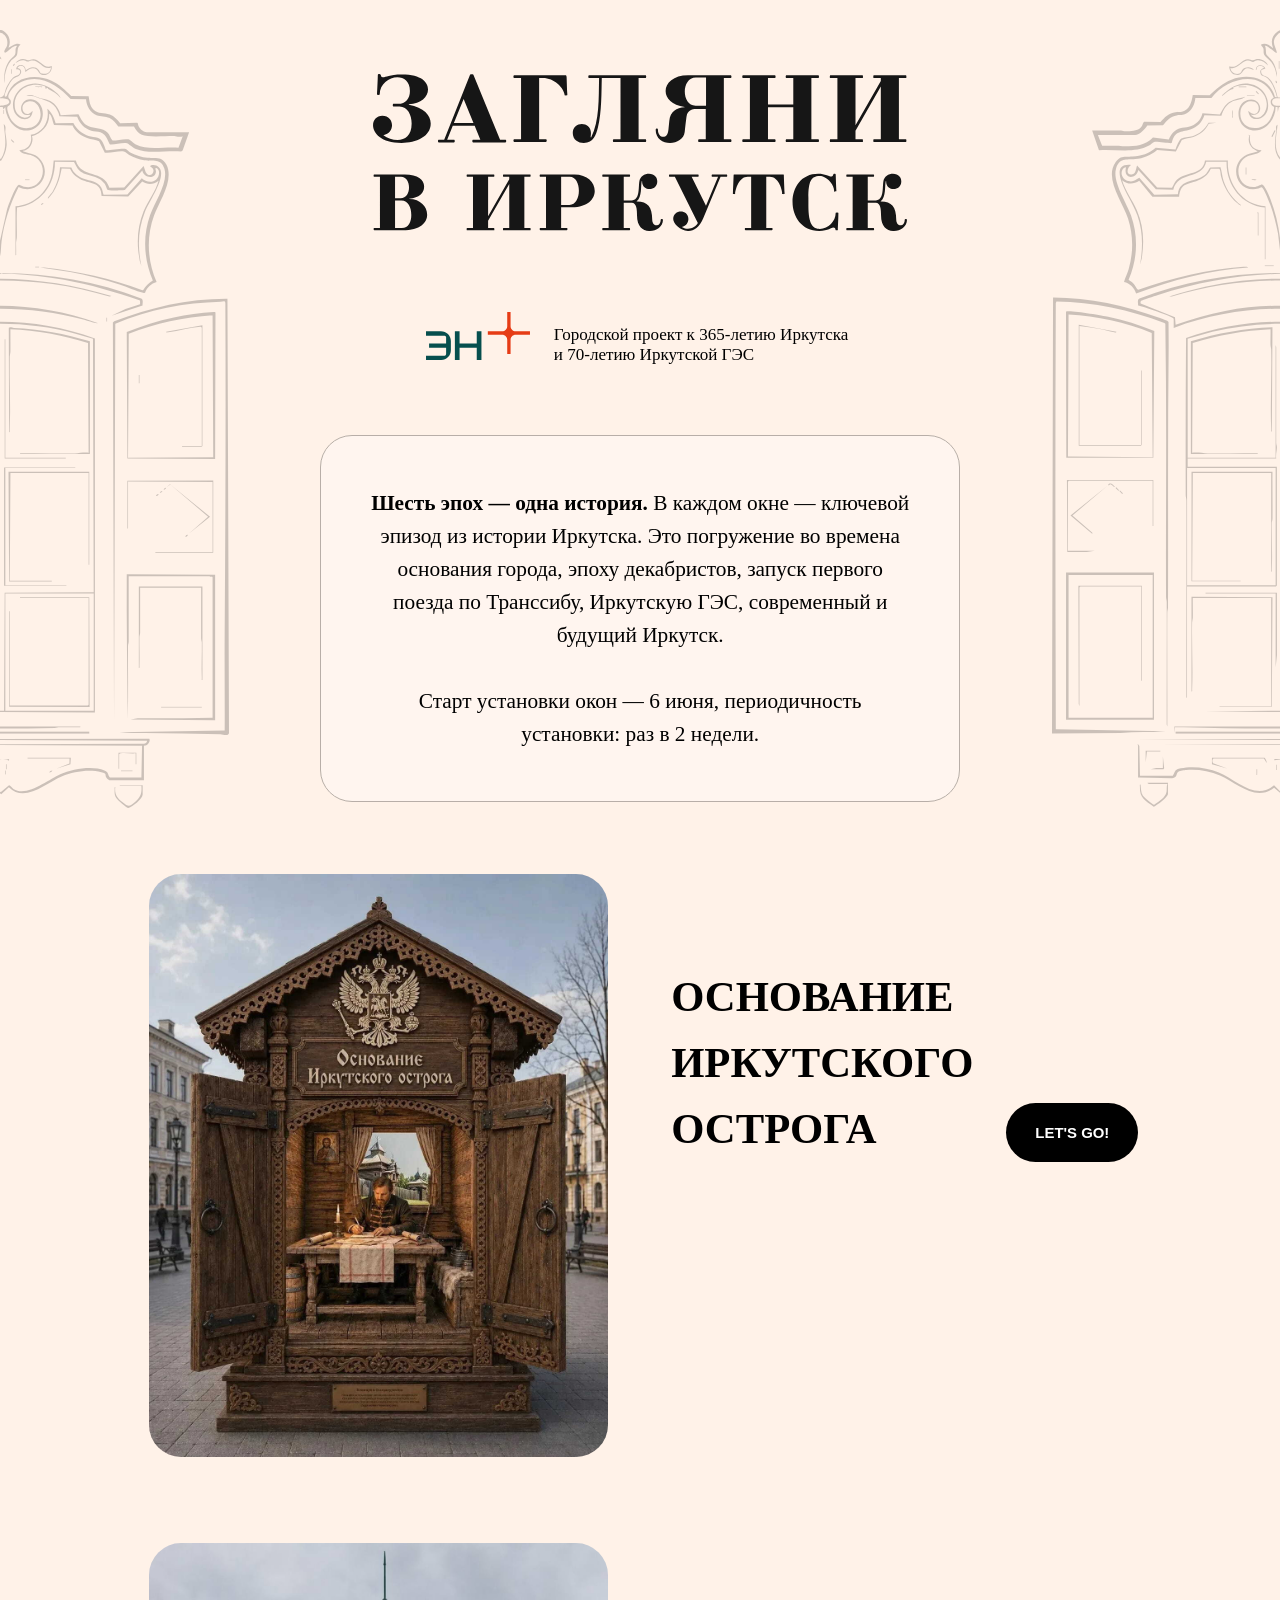
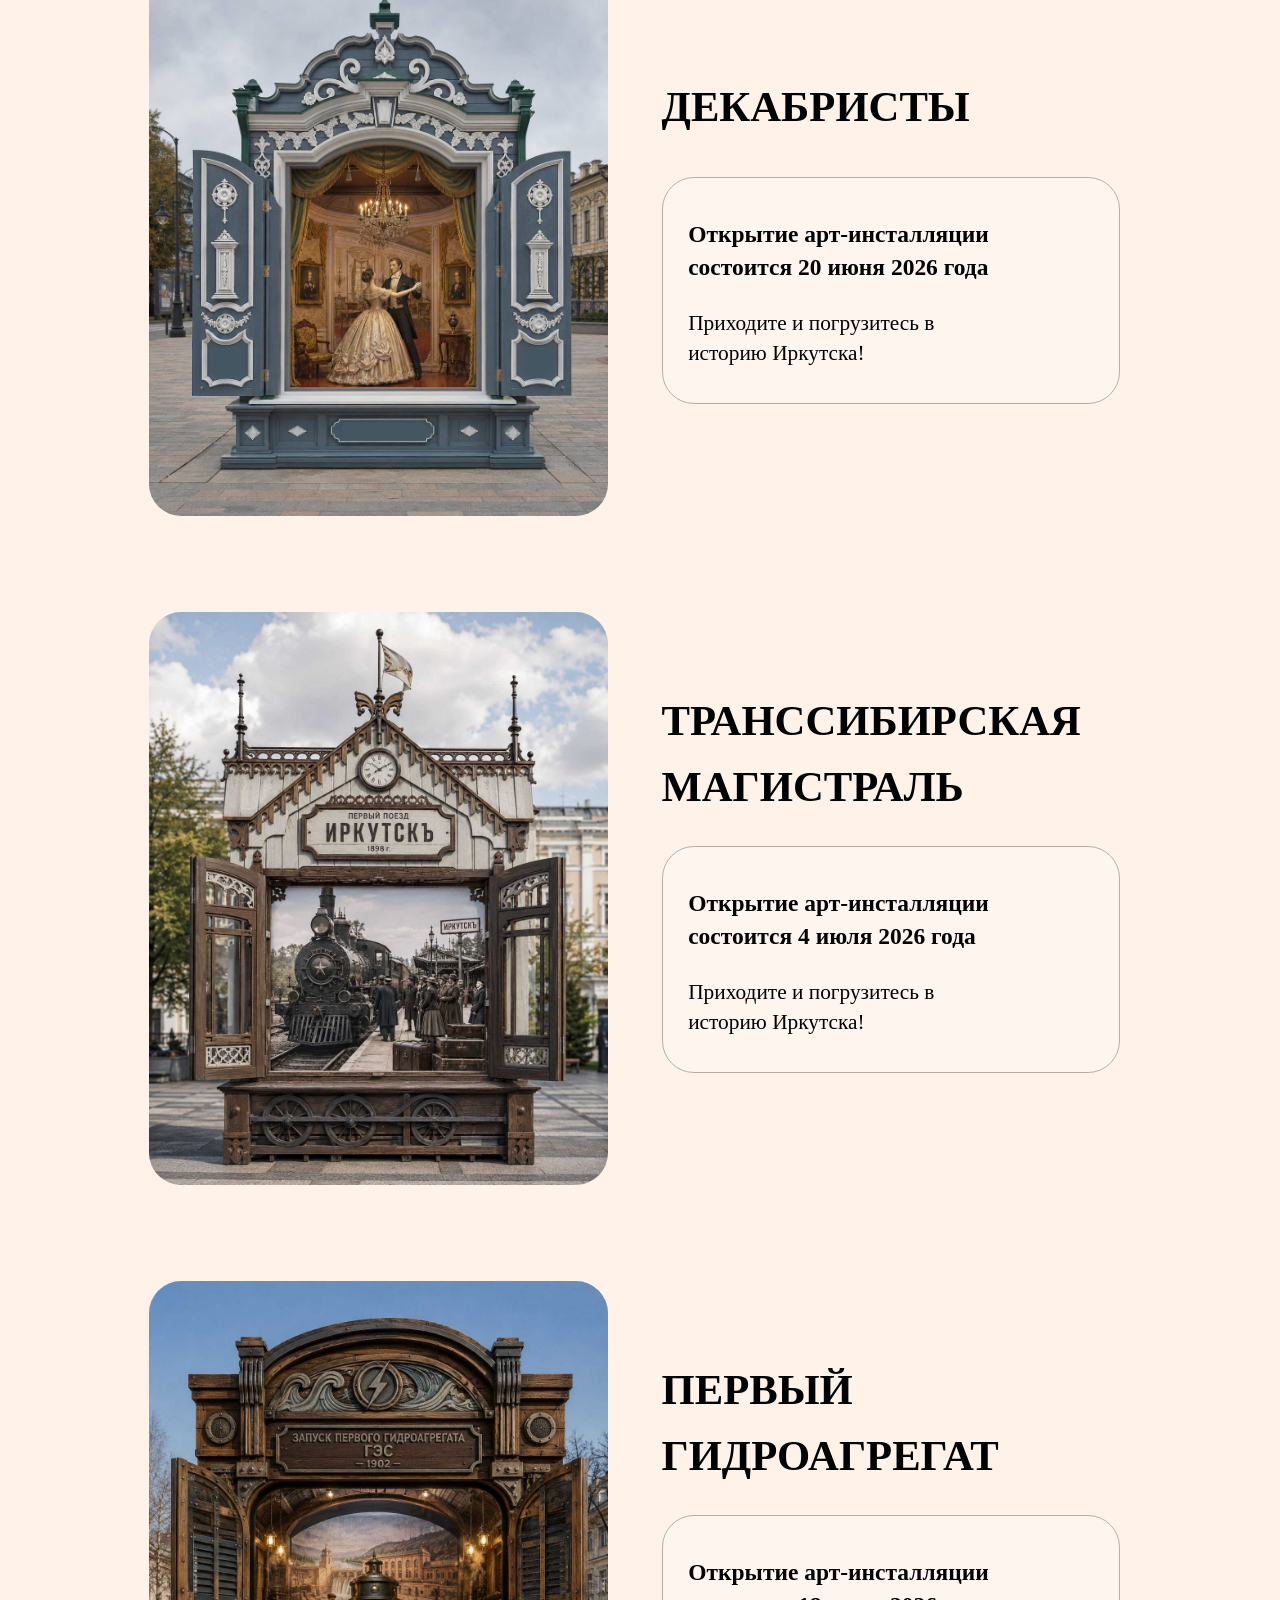
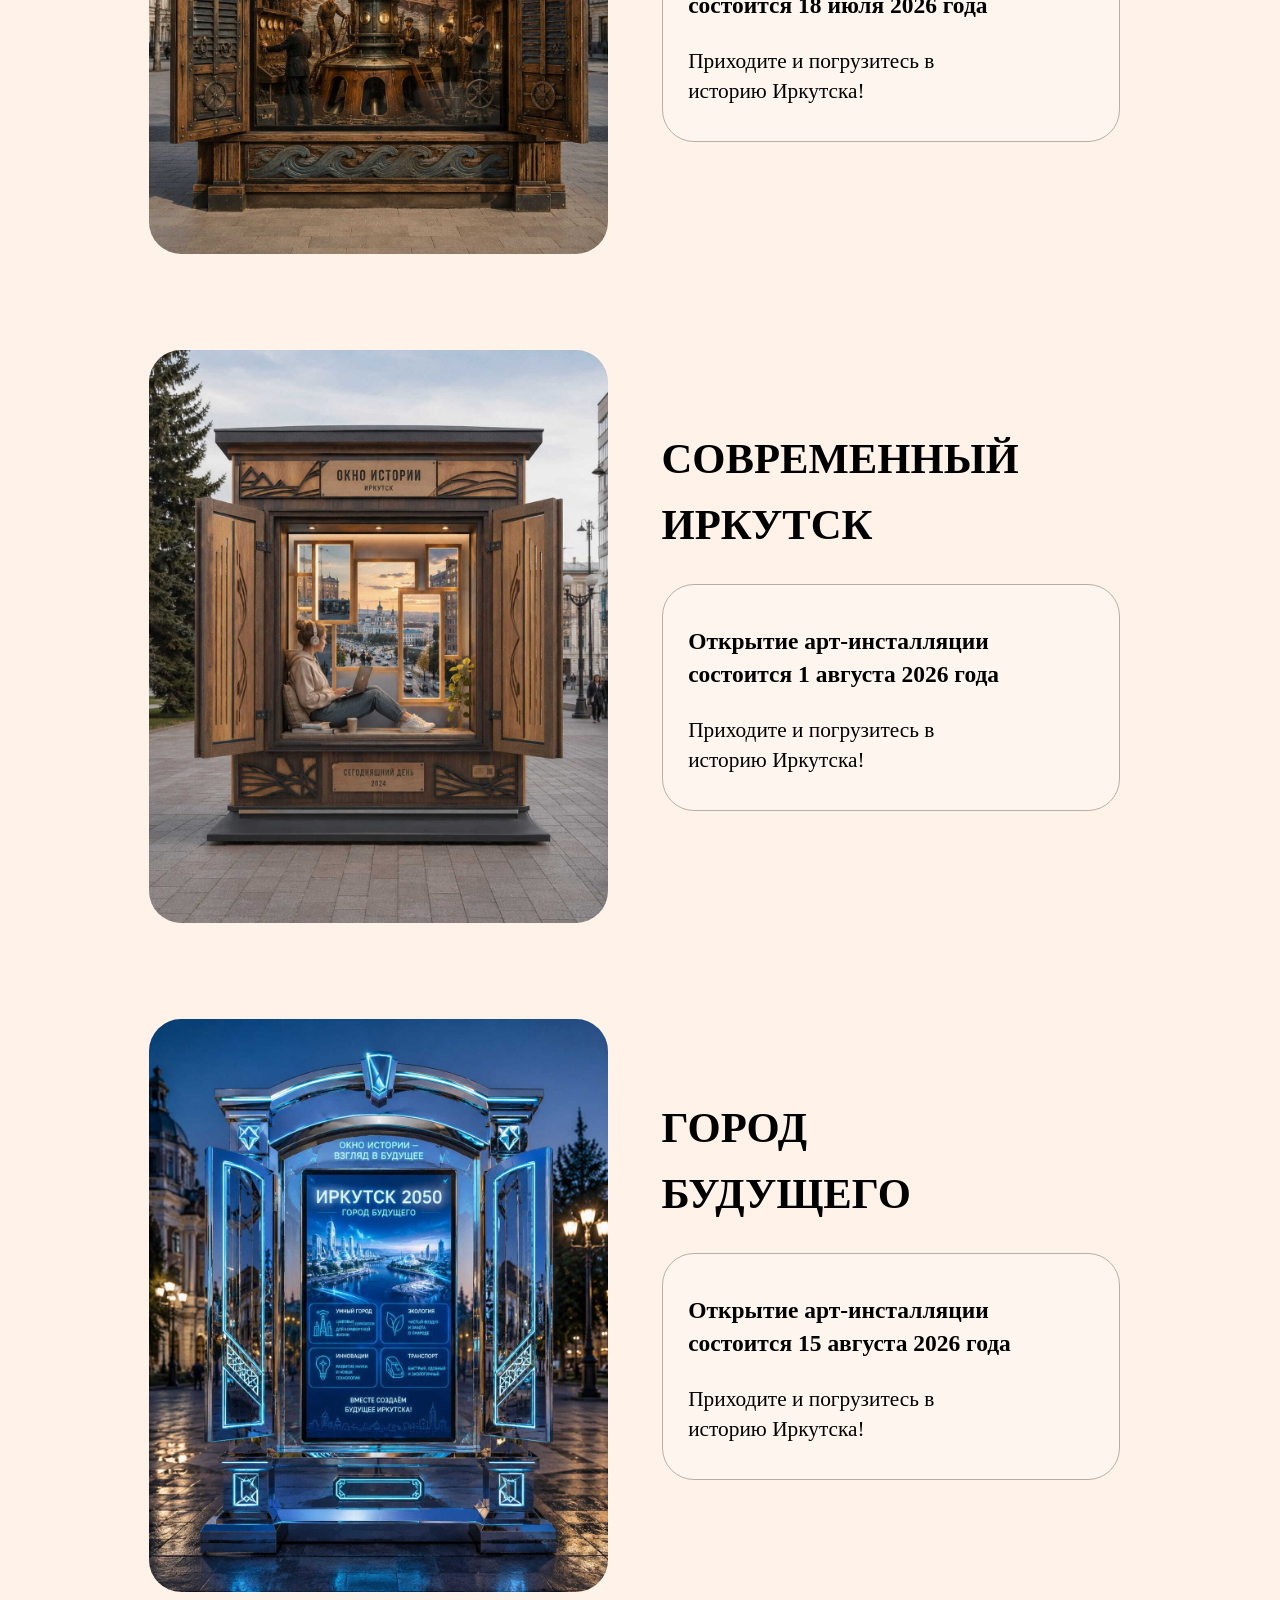
<file: index.html>
<!DOCTYPE html> <html> <head> <meta charset="utf-8" /> <meta http-equiv="Content-Type" content="text/html; charset=utf-8" /> <meta name="viewport" content="width=device-width, initial-scale=1.0" /> <!--metatextblock--> <title>Blank page</title> <meta property="og:url" content="page147754176.html" /> <meta property="og:title" content="Blank page" /> <meta property="og:description" content="" /> <meta property="og:type" content="website" /> <link rel="canonical" href="page147754176.html"> <!--/metatextblock--> <meta name="format-detection" content="telephone=no" /> <meta http-equiv="x-dns-prefetch-control" content="on"> <link rel="dns-prefetch" href="https://ws.tildacdn.com">  <!--favicons--> <link rel="shortcut icon" href="/favicon.ico" type="image/x-icon"/> <!--/favicons--> <!-- Assets --> <script src="https://neo.tildacdn.com/js/tilda-fallback-1.0.min.js" async charset="utf-8"></script> <link rel="stylesheet" href="css/tilda-grid-3.0.min.css" type="text/css" media="all" onerror="this.loaderr='y';"/> <link rel="stylesheet" href="css/tilda-blocks-page147754176.min.css?t=1782805464" type="text/css" media="all" onerror="this.loaderr='y';" /> <link rel="stylesheet" href="css/fonts-tildasans.css" type="text/css" media="all" onerror="this.loaderr='y';" /> <script nomodule src="js/tilda-polyfill-1.0.min.js" charset="utf-8"></script> <script type="text/javascript">function t_onReady(func) {if(document.readyState!='loading') {func();} else {document.addEventListener('DOMContentLoaded',func);}}
function t_onFuncLoad(funcName,okFunc,time) {if(typeof window[funcName]==='function') {okFunc();} else {setTimeout(function() {t_onFuncLoad(funcName,okFunc,time);},(time||100));}}function t396_initialScale(t){var e=document.getElementById("rec"+t);if(e){var i=e.querySelector(".t396__artboard");if(i){window.tn_scale_initial_window_width||(window.tn_scale_initial_window_width=document.documentElement.clientWidth);var a=window.tn_scale_initial_window_width,r=[],n,l=i.getAttribute("data-artboard-screens");if(l){l=l.split(",");for(var o=0;o<l.length;o++)r[o]=parseInt(l[o],10)}else r=[320,480,640,960,1200];for(var o=0;o<r.length;o++){var d=r[o];a>=d&&(n=d)}var _="edit"===window.allrecords.getAttribute("data-tilda-mode"),c="center"===t396_getFieldValue(i,"valign",n,r),s="grid"===t396_getFieldValue(i,"upscale",n,r),w=t396_getFieldValue(i,"height_vh",n,r),g=t396_getFieldValue(i,"height",n,r),u=!!window.opr&&!!window.opr.addons||!!window.opera||-1!==navigator.userAgent.indexOf(" OPR/");if(!_&&c&&!s&&!w&&g&&!u){var h=parseFloat((a/n).toFixed(3)),f=[i,i.querySelector(".t396__carrier"),i.querySelector(".t396__filter")],v=Math.floor(parseInt(g,10)*h)+"px",p;i.style.setProperty("--initial-scale-height",v);for(var o=0;o<f.length;o++)f[o].style.setProperty("height","var(--initial-scale-height)");t396_scaleInitial__getElementsToScale(i).forEach((function(t){t.style.zoom=h}))}}}}function t396_scaleInitial__getElementsToScale(t){return t?Array.prototype.slice.call(t.children).filter((function(t){return t&&(t.classList.contains("t396__elem")||t.classList.contains("t396__group"))})):[]}function t396_getFieldValue(t,e,i,a){var r,n=a[a.length-1];if(!(r=i===n?t.getAttribute("data-artboard-"+e):t.getAttribute("data-artboard-"+e+"-res-"+i)))for(var l=0;l<a.length;l++){var o=a[l];if(!(o<=i)&&(r=o===n?t.getAttribute("data-artboard-"+e):t.getAttribute("data-artboard-"+e+"-res-"+o)))break}return r}window.TN_SCALE_INITIAL_VER="1.0",window.tn_scale_initial_window_width=null;</script> <script src="js/jquery-1.10.2.min.js" charset="utf-8" onerror="this.loaderr='y';"></script> <script src="js/tilda-scripts-3.0.min.js" charset="utf-8" defer onerror="this.loaderr='y';"></script> <script src="js/tilda-blocks-page147754176.min.js?t=1782805464" charset="utf-8" async onerror="this.loaderr='y';"></script> <script src="js/lazyload-1.3.min.export.js" charset="utf-8" async onerror="this.loaderr='y';"></script> <script src="js/tilda-zero-1.1.min.js" charset="utf-8" async onerror="this.loaderr='y';"></script> <script src="js/tilda-zero-scale-1.0.min.js" charset="utf-8" async onerror="this.loaderr='y';"></script> <script src="js/tilda-events-1.0.min.js" charset="utf-8" async onerror="this.loaderr='y';"></script> <script type="text/javascript">window.dataLayer=window.dataLayer||[];</script> <script type="text/javascript">(function() {var ttt='cebo';var tt='oog';var re=new RegExp("bot|g" + tt + "le|yandex|baidu|bing|msn|duckduckbot|teoma|slurp|crawler|spider|robot|crawling|fa" + ttt + "ok","i");if((re.test(navigator.userAgent))===false&&typeof(sessionStorage)!='undefined'&&sessionStorage.getItem('visited')!=='y'&&document.visibilityState){var style=document.createElement('style');style.type='text/css';style.innerHTML='@media screen and (min-width: 980px) {.t-records {opacity: 0;}.t-records_animated {-webkit-transition: opacity ease-in-out .2s;-moz-transition: opacity ease-in-out .2s;-o-transition: opacity ease-in-out .2s;transition: opacity ease-in-out .2s;}.t-records.t-records_visible {opacity: 1;}}';document.getElementsByTagName('head')[0].appendChild(style);function t_setvisRecs(){var alr=document.querySelectorAll('.t-records');Array.prototype.forEach.call(alr,function(el) {el.classList.add("t-records_animated");});setTimeout(function() {Array.prototype.forEach.call(alr,function(el) {el.classList.add("t-records_visible");});sessionStorage.setItem("visited","y");},400);}
document.addEventListener('DOMContentLoaded',t_setvisRecs);}})();</script></head> <body class="t-body" style="margin:0;"> <!--allrecords--> <div id="allrecords" data-tilda-export="yes" class="t-records" data-hook="blocks-collection-content-node" data-tilda-project-id="1593632" data-tilda-page-id="147754176" data-tilda-formskey="7229bbf0b6d8897989ffcd6149e6732f" data-tilda-lazy="yes" data-tilda-root-zone="com" data-tilda-project-country="RU"> <div id="rec2366540261" class="r t-rec" style=" " data-animationappear="off" data-record-type="396"> <!-- T396 --> <style>#rec2366540261 .t396__artboard {height:820px;background-color:#fff2e8;}#rec2366540261 .t396__filter {height:820px;}#rec2366540261 .t396__carrier{height:820px;background-position:center center;background-attachment:scroll;background-size:cover;background-repeat:no-repeat;}@media screen and (max-width:1199px) {#rec2366540261 .t396__artboard,#rec2366540261 .t396__filter,#rec2366540261 .t396__carrier {height:760px;}#rec2366540261 .t396__filter {}#rec2366540261 .t396__carrier {background-attachment:scroll;}}#rec2366540261 .tn-elem[data-elem-id="1781053552354000001"]{z-index:3;top:28px;;left:calc(50% - 600px + 986px);;width:429px;height:auto;}#rec2366540261 .tn-elem[data-elem-id="1781053552354000001"] .tn-atom{border-radius:0px 0px 0px 0px;opacity:0.2;background-position:center center;border-width:var(--t396-borderwidth,0);border-style:var(--t396-borderstyle,solid);border-color:var(--t396-bordercolor,transparent);transition:background-color var(--t396-speedhover,0s) ease-in-out,color var(--t396-speedhover,0s) ease-in-out,border-color var(--t396-speedhover,0s) ease-in-out,box-shadow var(--t396-shadowshoverspeed,0.2s) ease-in-out;}#rec2366540261 .tn-elem[data-elem-id="1781053552354000001"] .tn-atom__img{border-radius:0px 0px 0px 0px;object-position:center center;}@media screen and (max-width:1199px){#rec2366540261 .tn-elem[data-elem-id="1781053552354000001"]{display:table;top:0px;;left:calc(50% - 160px + 0px);;width:320px;height:auto;}#rec2366540261 .tn-elem[data-elem-id="1781053552354000001"] .tn-atom{background-size:cover;opacity:0.08;}}#rec2366540261 .tn-elem[data-elem-id="1781053462976"]{z-index:3;top:292px;;left:calc(50% - 600px + 399px);;width:98px;height:auto;}#rec2366540261 .tn-elem[data-elem-id="1781053462976"] .tn-atom{border-radius:0px 0px 0px 0px;background-position:center center;border-width:var(--t396-borderwidth,0);border-style:var(--t396-borderstyle,solid);border-color:var(--t396-bordercolor,transparent);transition:background-color var(--t396-speedhover,0s) ease-in-out,color var(--t396-speedhover,0s) ease-in-out,border-color var(--t396-speedhover,0s) ease-in-out,box-shadow var(--t396-shadowshoverspeed,0.2s) ease-in-out;}#rec2366540261 .tn-elem[data-elem-id="1781053462976"] .tn-atom__img{border-radius:0px 0px 0px 0px;object-position:center center;}@media screen and (max-width:1199px){#rec2366540261 .tn-elem[data-elem-id="1781053462976"]{display:table;top:231px;;left:calc(50% - 160px + 30px);;width:70px;height:auto;}}#rec2366540261 .tn-elem[data-elem-id="1781053756565"]{z-index:3;top:408px;;left:calc(50% - 600px + 300px);;width:600px;height:344px;}#rec2366540261 .tn-elem[data-elem-id="1781053756565"] .tn-atom{border-radius:30px 30px 30px 30px;opacity:0.3;background-color:#ffffff;background-position:center center;--t396-borderwidth:1px;--t396-bordercolor:#161616;border-width:var(--t396-borderwidth,0);border-style:var(--t396-borderstyle,solid);border-color:var(--t396-bordercolor,transparent);transition:background-color var(--t396-speedhover,0s) ease-in-out,color var(--t396-speedhover,0s) ease-in-out,border-color var(--t396-speedhover,0s) ease-in-out,box-shadow var(--t396-shadowshoverspeed,0.2s) ease-in-out;}@media screen and (max-width:1199px){#rec2366540261 .tn-elem[data-elem-id="1781053756565"]{display:table;top:318px;;left:calc(50% - 160px + 20px);;width:280px;height:391px;}}#rec2366540261 .tn-elem[data-elem-id="1781054503527000004"]{z-index:3;top:28px;;left:calc(50% - 600px + -214px);;width:429px;height:auto;}#rec2366540261 .tn-elem[data-elem-id="1781054503527000004"] .tn-atom{border-radius:0px 0px 0px 0px;opacity:0.2;background-position:center center;border-width:var(--t396-borderwidth,0);border-style:var(--t396-borderstyle,solid);border-color:var(--t396-bordercolor,transparent);transition:background-color var(--t396-speedhover,0s) ease-in-out,color var(--t396-speedhover,0s) ease-in-out,border-color var(--t396-speedhover,0s) ease-in-out,box-shadow var(--t396-shadowshoverspeed,0.2s) ease-in-out;}#rec2366540261 .tn-elem[data-elem-id="1781054503527000004"] .tn-atom__img{border-radius:0px 0px 0px 0px;object-position:center center;}@media screen and (max-width:1199px){#rec2366540261 .tn-elem[data-elem-id="1781054503527000004"]{display:table;top:215px;;left:calc(50% - 160px + -1169px);;height:auto;}}#rec2366540261 .tn-elem[data-elem-id="1781054463320000003"]{z-index:3;top:69px;;left:calc(50% - 600px + 350px);;width:500px;height:auto;}#rec2366540261 .tn-elem[data-elem-id="1781054463320000003"] .tn-atom{border-radius:0px 0px 0px 0px;background-position:center center;border-width:var(--t396-borderwidth,0);border-style:var(--t396-borderstyle,solid);border-color:var(--t396-bordercolor,transparent);transition:background-color var(--t396-speedhover,0s) ease-in-out,color var(--t396-speedhover,0s) ease-in-out,border-color var(--t396-speedhover,0s) ease-in-out,box-shadow var(--t396-shadowshoverspeed,0.2s) ease-in-out;}#rec2366540261 .tn-elem[data-elem-id="1781054463320000003"] .tn-atom__img{border-radius:0px 0px 0px 0px;object-position:center center;}@media screen and (max-width:1199px){#rec2366540261 .tn-elem[data-elem-id="1781054463320000003"]{display:table;top:69px;;left:calc(50% - 160px + 20px);;width:280px;height:auto;}}#rec2366540261 .tn-elem[data-elem-id="1781053506038"]{color:#000000;z-index:3;top:305px;;left:calc(50% - 600px + 519px);;width:281px;height:auto;}#rec2366540261 .tn-elem[data-elem-id="1781053506038"] .tn-atom{vertical-align:middle;color:#000000;font-size:16px;font-family:'Georgia',serif;line-height:1.1;font-weight:400;background-position:center center;border-width:var(--t396-borderwidth,0);border-style:var(--t396-borderstyle,solid);border-color:var(--t396-bordercolor,transparent);transition:background-color var(--t396-speedhover,0s) ease-in-out,color var(--t396-speedhover,0s) ease-in-out,border-color var(--t396-speedhover,0s) ease-in-out,box-shadow var(--t396-shadowshoverspeed,0.2s) ease-in-out;--t396-shadow-text-opacity:100%;text-shadow:var(--t396-shadow-text-x,0px) var(--t396-shadow-text-y,0px) var(--t396-shadow-text-blur,0px) rgba(var(--t396-shadow-text-color),var(--t396-shadow-text-opacity,100%));}@media screen and (max-width:1199px){#rec2366540261 .tn-elem[data-elem-id="1781053506038"]{display:table;top:241px;;left:calc(50% - 160px + 115px);;width:175px;height:22px;}#rec2366540261 .tn-elem[data-elem-id="1781053506038"] .tn-atom{vertical-align:middle;white-space:normal;font-size:10px;background-size:cover;}}#rec2366540261 .tn-elem[data-elem-id="1781053574687000002"]{color:#000000;text-align:center;z-index:3;top:456px;;left:calc(50% - 600px + 344px);;width:512px;height:auto;}#rec2366540261 .tn-elem[data-elem-id="1781053574687000002"] .tn-atom{vertical-align:middle;color:#000000;font-size:20px;font-family:'Georgia',serif;line-height:1.55;font-weight:400;background-position:center center;border-width:var(--t396-borderwidth,0);border-style:var(--t396-borderstyle,solid);border-color:var(--t396-bordercolor,transparent);transition:background-color var(--t396-speedhover,0s) ease-in-out,color var(--t396-speedhover,0s) ease-in-out,border-color var(--t396-speedhover,0s) ease-in-out,box-shadow var(--t396-shadowshoverspeed,0.2s) ease-in-out;--t396-shadow-text-opacity:100%;text-shadow:var(--t396-shadow-text-x,0px) var(--t396-shadow-text-y,0px) var(--t396-shadow-text-blur,0px) rgba(var(--t396-shadow-text-color),var(--t396-shadow-text-opacity,100%));}@media screen and (max-width:1199px){#rec2366540261 .tn-elem[data-elem-id="1781053574687000002"]{display:table;top:348px;;left:calc(50% - 160px + 40px);;width:240px;height:auto;}#rec2366540261 .tn-elem[data-elem-id="1781053574687000002"] .tn-atom{white-space:normal;font-size:16px;background-size:cover;}}</style> <div class='t396'> <div class="t396__artboard" data-artboard-recid="2366540261" data-artboard-screens="320,1200" data-artboard-height="820" data-artboard-valign="center" data-artboard-upscale="window" data-artboard-height-res-320="760"> <div class="t396__carrier" data-artboard-recid="2366540261"></div> <div class="t396__filter" data-artboard-recid="2366540261"></div> <div class='t396__elem tn-elem tn-elem__23665402611781053552354000001' data-elem-id='1781053552354000001' data-elem-type='image' data-field-top-value="28" data-field-left-value="986" data-field-height-value="729" data-field-width-value="429" data-field-axisy-value="top" data-field-axisx-value="left" data-field-container-value="grid" data-field-topunits-value="px" data-field-leftunits-value="px" data-field-heightunits-value="px" data-field-widthunits-value="px" data-field-filewidth-value="218" data-field-fileheight-value="371" data-field-lazyoff-value="y" data-field-widthmode-value="fixed" data-field-heightmode-value="hug" data-field-top-res-320-value="0" data-field-left-res-320-value="0" data-field-height-res-320-value="544" data-field-width-res-320-value="320" data-field-widthmode-res-320-value="fixed"> <div class='tn-atom'> <img class='tn-atom__img' src='images/tild3465-6539-4963-a363-643864336131__okokok.svg' alt='' imgfield='tn_img_1781053552354000001' /> </div> </div> <div class='t396__elem tn-elem tn-elem__23665402611781053462976' data-elem-id='1781053462976' data-elem-type='image' data-field-top-value="292" data-field-left-value="399" data-field-height-value="45" data-field-width-value="98" data-field-axisy-value="top" data-field-axisx-value="left" data-field-container-value="grid" data-field-topunits-value="px" data-field-leftunits-value="px" data-field-heightunits-value="px" data-field-widthunits-value="px" data-field-filewidth-value="380" data-field-fileheight-value="175" data-field-lazyoff-value="y" data-field-widthmode-value="fixed" data-field-heightmode-value="hug" data-field-top-res-320-value="231" data-field-left-res-320-value="30" data-field-height-res-320-value="32" data-field-width-res-320-value="70" data-field-container-res-320-value="grid" data-field-widthmode-res-320-value="fixed"> <div class='tn-atom'> <img class='tn-atom__img' src='images/tild3462-6165-4435-a561-666335303235__logo300x-100.svg' alt='' imgfield='tn_img_1781053462976' /> </div> </div> <div class='t396__elem tn-elem tn-elem__23665402611781053756565' data-elem-id='1781053756565' data-elem-type='shape' data-field-top-value="408" data-field-left-value="300" data-field-height-value="344" data-field-width-value="600" data-field-axisy-value="top" data-field-axisx-value="left" data-field-container-value="grid" data-field-topunits-value="px" data-field-leftunits-value="px" data-field-heightunits-value="px" data-field-widthunits-value="px" data-field-widthmode-value="fixed" data-field-top-res-320-value="318" data-field-left-res-320-value="20" data-field-height-res-320-value="391" data-field-width-res-320-value="280" data-field-widthmode-res-320-value="fixed"> <div class='tn-atom'> </div> </div> <div class='t396__elem tn-elem tn-elem__23665402611781054503527000004' data-elem-id='1781054503527000004' data-elem-type='image' data-field-top-value="28" data-field-left-value="-214" data-field-height-value="729" data-field-width-value="429" data-field-axisy-value="top" data-field-axisx-value="left" data-field-container-value="grid" data-field-topunits-value="px" data-field-leftunits-value="px" data-field-heightunits-value="px" data-field-widthunits-value="px" data-field-filewidth-value="218" data-field-fileheight-value="371" data-field-lazyoff-value="y" data-field-widthmode-value="fixed" data-field-heightmode-value="hug" data-field-top-res-320-value="215" data-field-left-res-320-value="-1169" data-field-height-res-320-value="729"> <div class='tn-atom'> <img class='tn-atom__img' src='images/tild3465-6539-4963-a363-643864336131__okokok.svg' alt='' imgfield='tn_img_1781054503527000004' /> </div> </div> <div class='t396__elem tn-elem tn-elem__23665402611781054463320000003' data-elem-id='1781054463320000003' data-elem-type='image' data-field-top-value="69" data-field-left-value="350" data-field-height-value="175" data-field-width-value="500" data-field-axisy-value="top" data-field-axisx-value="left" data-field-container-value="grid" data-field-topunits-value="px" data-field-leftunits-value="px" data-field-heightunits-value="px" data-field-widthunits-value="px" data-field-filewidth-value="1320" data-field-fileheight-value="462" data-field-lazyoff-value="y" data-field-widthmode-value="fixed" data-field-heightmode-value="hug" data-field-top-res-320-value="69" data-field-left-res-320-value="20" data-field-height-res-320-value="98" data-field-width-res-320-value="280" data-field-widthmode-res-320-value="fixed"> <div class='tn-atom'> <img class='tn-atom__img' src='images/tild6436-3231-4361-b266-373438313238__okna.svg' alt='' imgfield='tn_img_1781054463320000003' /> </div> </div> <div class='t396__elem tn-elem tn-elem__23665402611781053506038' data-elem-id='1781053506038' data-elem-type='text' data-field-top-value="305" data-field-left-value="519" data-field-height-value="36" data-field-width-value="281" data-field-axisy-value="top" data-field-axisx-value="left" data-field-container-value="grid" data-field-topunits-value="px" data-field-leftunits-value="px" data-field-heightunits-value="px" data-field-widthunits-value="px" data-field-textfit-value="autoheight" data-field-fontsize-value="16" data-field-top-res-320-value="241" data-field-left-res-320-value="115" data-field-height-res-320-value="22" data-field-width-res-320-value="175" data-field-heightunits-res-320-value="px" data-field-textfit-res-320-value="fixedsize" data-field-fontsize-res-320-value="10"> <div class='tn-atom'field='tn_text_1781053506038'>Городской проект к 365-летию Иркутска и 70-летию Иркутской ГЭС</div> </div> <div class='t396__elem tn-elem tn-elem__23665402611781053574687000002' data-elem-id='1781053574687000002' data-elem-type='text' data-field-top-value="456" data-field-left-value="344" data-field-height-value="248" data-field-width-value="512" data-field-axisy-value="top" data-field-axisx-value="left" data-field-container-value="grid" data-field-topunits-value="px" data-field-leftunits-value="px" data-field-heightunits-value="px" data-field-widthunits-value="px" data-field-textfit-value="autoheight" data-field-fontsize-value="20" data-field-top-res-320-value="348" data-field-left-res-320-value="40" data-field-width-res-320-value="240" data-field-widthmode-res-320-value="fixed" data-field-fontsize-res-320-value="16"> <div class='tn-atom'field='tn_text_1781053574687000002'><strong>Шесть эпох — одна история. </strong>В каждом окне — ключевой эпизод из истории Иркутска. Это погружение во времена основания города, эпоху декабристов, запуск первого поезда по Транссибу, Иркутскую ГЭС, современный и будущий Иркутск.<br /><br />Старт установки окон — 6 июня, периодичность установки: раз в 2 недели.</div> </div> </div> </div> <script>t_onFuncLoad('t396_initialScale',function() {t396_initialScale('2366540261');});t_onReady(function() {t_onFuncLoad('t396_init',function() {t396_init('2366540261');});});</script> <!-- /T396 --> </div> <div id="rec2366555501" class="r t-rec" style=" " data-animationappear="off" data-record-type="396"> <!-- T396 --> <style>#rec2366555501 .t396__artboard {height:627px;background-color:#fff2e8;}#rec2366555501 .t396__filter {height:627px;}#rec2366555501 .t396__carrier{height:627px;background-position:center center;background-attachment:scroll;background-size:cover;background-repeat:no-repeat;}@media screen and (max-width:1199px) {#rec2366555501 .t396__artboard,#rec2366555501 .t396__filter,#rec2366555501 .t396__carrier {height:650px;}#rec2366555501 .t396__filter {}#rec2366555501 .t396__carrier {background-attachment:scroll;}}#rec2366555501 .tn-elem[data-elem-id="1781054503527000004"]{z-index:3;top:0px;;left:calc(50% - 600px + 140px);;width:430px;height:auto;}#rec2366555501 .tn-elem[data-elem-id="1781054503527000004"] .tn-atom{border-radius:30px 30px 30px 30px;background-position:center center;border-width:var(--t396-borderwidth,0);border-style:var(--t396-borderstyle,solid);border-color:var(--t396-bordercolor,transparent);transition:background-color var(--t396-speedhover,0s) ease-in-out,color var(--t396-speedhover,0s) ease-in-out,border-color var(--t396-speedhover,0s) ease-in-out,box-shadow var(--t396-shadowshoverspeed,0.2s) ease-in-out;}#rec2366555501 .tn-elem[data-elem-id="1781054503527000004"] .tn-atom__img{border-radius:30px 30px 30px 30px;object-position:center center;}@media screen and (max-width:1199px){#rec2366555501 .tn-elem[data-elem-id="1781054503527000004"]{display:table;top:104px;;left:calc(50% - 160px + 20px);;width:280px;height:auto;}}#rec2366555501 .tn-elem[data-elem-id="1781053574687000002"]{color:#000000;z-index:3;top:84px;;left:calc(50% - 600px + 629px);;width:430px;height:auto;}#rec2366555501 .tn-elem[data-elem-id="1781053574687000002"] .tn-atom{vertical-align:middle;color:#000000;font-size:40px;font-family:'Georgia',serif;line-height:1.55;font-weight:400;text-transform:uppercase;background-position:center center;border-width:var(--t396-borderwidth,0);border-style:var(--t396-borderstyle,solid);border-color:var(--t396-bordercolor,transparent);transition:background-color var(--t396-speedhover,0s) ease-in-out,color var(--t396-speedhover,0s) ease-in-out,border-color var(--t396-speedhover,0s) ease-in-out,box-shadow var(--t396-shadowshoverspeed,0.2s) ease-in-out;--t396-shadow-text-opacity:100%;text-shadow:var(--t396-shadow-text-x,0px) var(--t396-shadow-text-y,0px) var(--t396-shadow-text-blur,0px) rgba(var(--t396-shadow-text-color),var(--t396-shadow-text-opacity,100%));}@media screen and (max-width:1199px){#rec2366555501 .tn-elem[data-elem-id="1781053574687000002"]{display:table;top:20px;;left:calc(50% - 160px + 20px);;width:280px;height:auto;text-align:center;}#rec2366555501 .tn-elem[data-elem-id="1781053574687000002"] .tn-atom{white-space:normal;font-size:20px;background-size:cover;}}#rec2366555501 .tn-elem[data-elem-id="1781055008279"]{z-index:3;top:290px;;left:calc(50% - 600px + 630px);;width:430px;height:170px;}#rec2366555501 .tn-elem[data-elem-id="1781055008279"] .tn-atom{background-position:center center;border-width:var(--t396-borderwidth,0);border-style:var(--t396-borderstyle,solid);border-color:var(--t396-bordercolor,transparent);transition:background-color var(--t396-speedhover,0s) ease-in-out,color var(--t396-speedhover,0s) ease-in-out,border-color var(--t396-speedhover,0s) ease-in-out,box-shadow var(--t396-shadowshoverspeed,0.2s) ease-in-out;}@media screen and (max-width:1199px){#rec2366555501 .tn-elem[data-elem-id="1781055008279"]{display:table;top:480px;;left:calc(50% - 160px + 20px);;width:280px;height:110px;}}#rec2366555501 .tn-elem[data-elem-id="1782805271124"]{color:#ffffff;text-align:center;z-index:3;top:215px;;left:calc(50% - 600px + 943px);;width:124px;height:55px;}#rec2366555501 .tn-elem[data-elem-id="1782805271124"] .tn-atom{color:#ffffff;font-size:14px;font-family:var(--t-text-font,Arial);line-height:1.55;font-weight:600;border-radius:30px 30px 30px 30px;background-position:center center;--t396-speedhover:0.2s;transition:background-color var(--t396-speedhover,0s) ease-in-out,color var(--t396-speedhover,0s) ease-in-out,border-color var(--t396-speedhover,0s) ease-in-out,box-shadow var(--t396-shadowshoverspeed,0.2s) ease-in-out;--t396-bgcolor-color:#000000;--t396-bgcolor-image:none;background-color:var(--t396-bgcolor-color,transparent);-webkit-box-pack:center;-ms-flex-pack:center;justify-content:center;}#rec2366555501 .tn-elem[data-elem-id="1782805271124"] .tn-atom::after{display:none;}#rec2366555501 .tn-elem[data-elem-id="1782805271124"] .tn-atom .tn-atom__button-content{column-gap:10px;padding:0px 0px 0px 0px;}#rec2366555501 .tn-elem[data-elem-id="1782805271124"] .tn-atom .tn-atom__button-text{transition:color var(--t396-speedhover,0s) ease-in-out;color:#ffffff;}#rec2366555501 .tn-elem[data-elem-id="1782805271124"] .tn-atom .tn-atom__button-border::before{display:none;}#rec2366555501 .tn-elem[data-elem-id="1782805271124"] .tn-atom .tn-atom__button-border::after{display:none;}@media (hover),(min-width:0\0){#rec2366555501 .tn-elem[data-elem-id="1782805271124"] .tn-atom:hover::after{opacity:0;}#rec2366555501 .tn-elem[data-elem-id="1782805271124"] .tn-atom:hover{animation-name:none;}}@media screen and (max-width:1199px){#rec2366555501 .tn-elem[data-elem-id="1782805271124"]{display:block;width:px;}#rec2366555501 .tn-elem[data-elem-id="1782805271124"] .tn-atom{white-space:normal;background-size:cover;background-color:var(--t396-bgcolor-color,transparent);}#rec2366555501 .tn-elem[data-elem-id="1782805271124"] .tn-atom::after{display:none;}#rec2366555501 .tn-elem[data-elem-id="1782805271124"] .tn-atom .tn-atom__button-text{overflow:visible;}#rec2366555501 .tn-elem[data-elem-id="1782805271124"] .tn-atom .tn-atom__button-border::before{display:none;}#rec2366555501 .tn-elem[data-elem-id="1782805271124"] .tn-atom .tn-atom__button-border::after{display:none;}@media (hover),(min-width:0\0){#rec2366555501 .tn-elem[data-elem-id="1782805271124"] .tn-atom:hover::after{opacity:0;}#rec2366555501 .tn-elem[data-elem-id="1782805271124"] .tn-atom:hover{animation-name:none;}}}</style> <div class='t396'> <div class="t396__artboard" data-artboard-recid="2366555501" data-artboard-screens="320,1200" data-artboard-height="627" data-artboard-valign="center" data-artboard-upscale="window" data-artboard-height-res-320="650"> <div class="t396__carrier" data-artboard-recid="2366555501"></div> <div class="t396__filter" data-artboard-recid="2366555501"></div> <div class='t396__elem tn-elem tn-elem__23665555011781054503527000004' data-elem-id='1781054503527000004' data-elem-type='image' data-field-top-value="0" data-field-left-value="140" data-field-height-value="547" data-field-width-value="430" data-field-axisy-value="top" data-field-axisx-value="left" data-field-container-value="grid" data-field-topunits-value="px" data-field-leftunits-value="px" data-field-heightunits-value="px" data-field-widthunits-value="px" data-field-filewidth-value="1112" data-field-fileheight-value="1414" data-field-lazyoff-value="y" data-field-widthmode-value="fixed" data-field-heightmode-value="hug" data-field-top-res-320-value="104" data-field-left-res-320-value="20" data-field-height-res-320-value="356" data-field-width-res-320-value="280" data-field-widthmode-res-320-value="fixed"> <div class='tn-atom'> <img class='tn-atom__img' src='images/tild3937-3661-4434-b965-363138333763__image6.jpg' alt='' imgfield='tn_img_1781054503527000004' /> </div> </div> <div class='t396__elem tn-elem tn-elem__23665555011781053574687000002' data-elem-id='1781053574687000002' data-elem-type='text' data-field-top-value="84" data-field-left-value="629" data-field-height-value="186" data-field-width-value="430" data-field-axisy-value="top" data-field-axisx-value="left" data-field-container-value="grid" data-field-topunits-value="px" data-field-leftunits-value="px" data-field-heightunits-value="px" data-field-widthunits-value="px" data-field-textfit-value="autoheight" data-field-widthmode-value="fixed" data-field-fontsize-value="40" data-field-top-res-320-value="20" data-field-left-res-320-value="20" data-field-width-res-320-value="280" data-field-widthmode-res-320-value="fixed" data-field-fontsize-res-320-value="20"> <div class='tn-atom'field='tn_text_1781053574687000002'><strong>Основание Иркутского острога</strong></div> </div> <div class='t396__elem tn-elem tn-elem__23665555011781055008279' data-elem-id='1781055008279' data-elem-type='html' data-field-top-value="290" data-field-left-value="630" data-field-height-value="170" data-field-width-value="430" data-field-axisy-value="top" data-field-axisx-value="left" data-field-container-value="grid" data-field-topunits-value="px" data-field-leftunits-value="px" data-field-heightunits-value="px" data-field-widthunits-value="px" data-field-widthmode-value="fixed" data-field-top-res-320-value="480" data-field-left-res-320-value="20" data-field-height-res-320-value="110" data-field-width-res-320-value="280" data-field-container-res-320-value="grid" data-field-widthmode-res-320-value="fixed" data-field-heightmode-res-320-value="fixed"> <div class='tn-atom tn-atom__html'> <iframe src="https://player.mave.digital?podcast=irkru&episode=52&color=rgb(99,159,247)&mute=1&date=1&download=1" style="width: 100%" height="100%" scrolling="no" frameborder="no"></iframe> </div> </div> <div class='t396__elem tn-elem tn-elem__23665555011782805271124' data-elem-id='1782805271124' data-elem-type='button' data-field-top-value="215" data-field-left-value="943" data-field-height-value="55" data-field-width-value="124" data-field-axisy-value="top" data-field-axisx-value="left" data-field-container-value="grid" data-field-topunits-value="px" data-field-leftunits-value="px" data-field-heightunits-value="px" data-field-widthunits-value="px" data-field-textfit-value="fixedsize" data-field-fontsize-value="14"> <a class='tn-atom' href="ostrog.html" target="_blank"> <div class='tn-atom__button-content'> <span class="tn-atom__button-text">LET'S GO!</span> </div> <span class="tn-atom__button-border"></span> </a> </div> </div> </div> <script>t_onFuncLoad('t396_initialScale',function() {t396_initialScale('2366555501');});t_onReady(function() {t_onFuncLoad('t396_init',function() {t396_init('2366555501');});});</script> <!-- /T396 --> </div> <div id="rec2366563701" class="r t-rec" style=" " data-animationappear="off" data-record-type="396"> <!-- T396 --> <style>#rec2366563701 .t396__artboard {height:627px;background-color:#fff2e8;}#rec2366563701 .t396__filter {height:627px;}#rec2366563701 .t396__carrier{height:627px;background-position:center center;background-attachment:scroll;background-size:cover;background-repeat:no-repeat;}@media screen and (max-width:1199px) {#rec2366563701 .t396__artboard,#rec2366563701 .t396__filter,#rec2366563701 .t396__carrier {height:667px;}#rec2366563701 .t396__filter {}#rec2366563701 .t396__carrier {background-attachment:scroll;}}#rec2366563701 .tn-elem[data-elem-id="1781054503527000004"]{z-index:3;top:0px;;left:calc(50% - 600px + 140px);;width:430px;height:auto;}#rec2366563701 .tn-elem[data-elem-id="1781054503527000004"] .tn-atom{border-radius:30px 30px 30px 30px;background-position:center center;border-width:var(--t396-borderwidth,0);border-style:var(--t396-borderstyle,solid);border-color:var(--t396-bordercolor,transparent);transition:background-color var(--t396-speedhover,0s) ease-in-out,color var(--t396-speedhover,0s) ease-in-out,border-color var(--t396-speedhover,0s) ease-in-out,box-shadow var(--t396-shadowshoverspeed,0.2s) ease-in-out;}#rec2366563701 .tn-elem[data-elem-id="1781054503527000004"] .tn-atom__img{border-radius:30px 30px 30px 30px;object-position:center center;}@media screen and (max-width:1199px){#rec2366563701 .tn-elem[data-elem-id="1781054503527000004"]{display:table;top:71px;;left:calc(50% - 160px + 20px);;width:280px;height:auto;}}#rec2366563701 .tn-elem[data-elem-id="1781053574687000002"]{color:#000000;z-index:3;top:123px;;left:calc(50% - 600px + 620px);;width:430px;height:auto;}#rec2366563701 .tn-elem[data-elem-id="1781053574687000002"] .tn-atom{vertical-align:middle;color:#000000;font-size:40px;font-family:'Georgia',serif;line-height:1.55;font-weight:700;text-transform:uppercase;background-position:center center;border-width:var(--t396-borderwidth,0);border-style:var(--t396-borderstyle,solid);border-color:var(--t396-bordercolor,transparent);transition:background-color var(--t396-speedhover,0s) ease-in-out,color var(--t396-speedhover,0s) ease-in-out,border-color var(--t396-speedhover,0s) ease-in-out,box-shadow var(--t396-shadowshoverspeed,0.2s) ease-in-out;--t396-shadow-text-opacity:100%;text-shadow:var(--t396-shadow-text-x,0px) var(--t396-shadow-text-y,0px) var(--t396-shadow-text-blur,0px) rgba(var(--t396-shadow-text-color),var(--t396-shadow-text-opacity,100%));}@media screen and (max-width:1199px){#rec2366563701 .tn-elem[data-elem-id="1781053574687000002"]{display:table;top:20px;;left:calc(50% - 160px + 20px);;width:280px;height:auto;text-align:center;}#rec2366563701 .tn-elem[data-elem-id="1781053574687000002"] .tn-atom{white-space:normal;font-size:24px;background-size:cover;}}#rec2366563701 .tn-elem[data-elem-id="1781055523464000001"]{z-index:3;top:219px;;left:calc(50% - 600px + 620px);;width:430px;height:213px;}#rec2366563701 .tn-elem[data-elem-id="1781055523464000001"] .tn-atom{border-radius:30px 30px 30px 30px;opacity:0.3;background-color:#ffffff;background-position:center center;--t396-borderwidth:1px;--t396-bordercolor:#161616;border-width:var(--t396-borderwidth,0);border-style:var(--t396-borderstyle,solid);border-color:var(--t396-bordercolor,transparent);transition:background-color var(--t396-speedhover,0s) ease-in-out,color var(--t396-speedhover,0s) ease-in-out,border-color var(--t396-speedhover,0s) ease-in-out,box-shadow var(--t396-shadowshoverspeed,0.2s) ease-in-out;}@media screen and (max-width:1199px){#rec2366563701 .tn-elem[data-elem-id="1781055523464000001"]{display:table;top:441px;;left:calc(50% - 160px + 20px);;width:280px;height:166px;}}#rec2366563701 .tn-elem[data-elem-id="1781055523464000002"]{color:#000000;z-index:3;top:343px;;left:calc(50% - 600px + 645px);;width:249px;height:auto;}#rec2366563701 .tn-elem[data-elem-id="1781055523464000002"] .tn-atom{vertical-align:middle;color:#000000;font-size:20px;font-family:'Georgia',serif;line-height:1.4;font-weight:400;background-position:center center;border-width:var(--t396-borderwidth,0);border-style:var(--t396-borderstyle,solid);border-color:var(--t396-bordercolor,transparent);transition:background-color var(--t396-speedhover,0s) ease-in-out,color var(--t396-speedhover,0s) ease-in-out,border-color var(--t396-speedhover,0s) ease-in-out,box-shadow var(--t396-shadowshoverspeed,0.2s) ease-in-out;--t396-shadow-text-opacity:100%;text-shadow:var(--t396-shadow-text-x,0px) var(--t396-shadow-text-y,0px) var(--t396-shadow-text-blur,0px) rgba(var(--t396-shadow-text-color),var(--t396-shadow-text-opacity,100%));}@media screen and (max-width:1199px){#rec2366563701 .tn-elem[data-elem-id="1781055523464000002"]{display:table;top:532px;;left:calc(50% - 160px + 50px);;width:220px;height:auto;text-align:center;}#rec2366563701 .tn-elem[data-elem-id="1781055523464000002"] .tn-atom{white-space:normal;font-size:16px;background-size:cover;}}#rec2366563701 .tn-elem[data-elem-id="1781055638901000003"]{color:#000000;z-index:3;top:258px;;left:calc(50% - 600px + 645px);;width:367px;height:auto;}#rec2366563701 .tn-elem[data-elem-id="1781055638901000003"] .tn-atom{vertical-align:middle;color:#000000;font-size:22px;font-family:'Georgia',serif;line-height:1.4;font-weight:700;background-position:center center;border-width:var(--t396-borderwidth,0);border-style:var(--t396-borderstyle,solid);border-color:var(--t396-bordercolor,transparent);transition:background-color var(--t396-speedhover,0s) ease-in-out,color var(--t396-speedhover,0s) ease-in-out,border-color var(--t396-speedhover,0s) ease-in-out,box-shadow var(--t396-shadowshoverspeed,0.2s) ease-in-out;--t396-shadow-text-opacity:100%;text-shadow:var(--t396-shadow-text-x,0px) var(--t396-shadow-text-y,0px) var(--t396-shadow-text-blur,0px) rgba(var(--t396-shadow-text-color),var(--t396-shadow-text-opacity,100%));}@media screen and (max-width:1199px){#rec2366563701 .tn-elem[data-elem-id="1781055638901000003"]{display:table;top:468px;;left:calc(50% - 160px + 30px);;width:260px;height:auto;text-align:center;}#rec2366563701 .tn-elem[data-elem-id="1781055638901000003"] .tn-atom{white-space:normal;font-size:16px;background-size:cover;}}</style> <div class='t396'> <div class="t396__artboard" data-artboard-recid="2366563701" data-artboard-screens="320,1200" data-artboard-height="627" data-artboard-valign="center" data-artboard-upscale="window" data-artboard-height-res-320="667"> <div class="t396__carrier" data-artboard-recid="2366563701"></div> <div class="t396__filter" data-artboard-recid="2366563701"></div> <div class='t396__elem tn-elem tn-elem__23665637011781054503527000004' data-elem-id='1781054503527000004' data-elem-type='image' data-field-top-value="0" data-field-left-value="140" data-field-height-value="538" data-field-width-value="430" data-field-axisy-value="top" data-field-axisx-value="left" data-field-container-value="grid" data-field-topunits-value="px" data-field-leftunits-value="px" data-field-heightunits-value="px" data-field-widthunits-value="px" data-field-filewidth-value="1024" data-field-fileheight-value="1280" data-field-lazyoff-value="y" data-field-widthmode-value="fixed" data-field-heightmode-value="hug" data-field-top-res-320-value="71" data-field-left-res-320-value="20" data-field-height-res-320-value="350" data-field-width-res-320-value="280" data-field-widthmode-res-320-value="fixed"> <div class='tn-atom'> <img class='tn-atom__img' src='images/tild3035-3364-4934-b364-636664353937__image11.jpg' alt='' imgfield='tn_img_1781054503527000004' /> </div> </div> <div class='t396__elem tn-elem tn-elem__23665637011781053574687000002' data-elem-id='1781053574687000002' data-elem-type='text' data-field-top-value="123" data-field-left-value="620" data-field-height-value="62" data-field-width-value="430" data-field-axisy-value="top" data-field-axisx-value="left" data-field-container-value="grid" data-field-topunits-value="px" data-field-leftunits-value="px" data-field-heightunits-value="px" data-field-widthunits-value="px" data-field-textfit-value="autoheight" data-field-widthmode-value="fixed" data-field-fontsize-value="40" data-field-top-res-320-value="20" data-field-left-res-320-value="20" data-field-width-res-320-value="280" data-field-widthmode-res-320-value="fixed" data-field-fontsize-res-320-value="24"> <div class='tn-atom'field='tn_text_1781053574687000002'>Декабристы</div> </div> <div class='t396__elem tn-elem tn-elem__23665637011781055523464000001' data-elem-id='1781055523464000001' data-elem-type='shape' data-field-top-value="219" data-field-left-value="620" data-field-height-value="213" data-field-width-value="430" data-field-axisy-value="top" data-field-axisx-value="left" data-field-container-value="grid" data-field-topunits-value="px" data-field-leftunits-value="px" data-field-heightunits-value="px" data-field-widthunits-value="px" data-field-widthmode-value="fixed" data-field-top-res-320-value="441" data-field-left-res-320-value="20" data-field-height-res-320-value="166" data-field-width-res-320-value="280" data-field-widthmode-res-320-value="fixed"> <div class='tn-atom'> </div> </div> <div class='t396__elem tn-elem tn-elem__23665637011781055523464000002' data-elem-id='1781055523464000002' data-elem-type='text' data-field-top-value="343" data-field-left-value="645" data-field-height-value="56" data-field-width-value="249" data-field-axisy-value="top" data-field-axisx-value="left" data-field-container-value="grid" data-field-topunits-value="px" data-field-leftunits-value="px" data-field-heightunits-value="px" data-field-widthunits-value="px" data-field-textfit-value="autoheight" data-field-fontsize-value="20" data-field-top-res-320-value="532" data-field-left-res-320-value="50" data-field-width-res-320-value="220" data-field-widthmode-res-320-value="fixed" data-field-fontsize-res-320-value="16"> <div class='tn-atom'field='tn_text_1781055523464000002'>Приходите и погрузитесь в историю Иркутска!</div> </div> <div class='t396__elem tn-elem tn-elem__23665637011781055638901000003' data-elem-id='1781055638901000003' data-elem-type='text' data-field-top-value="258" data-field-left-value="645" data-field-height-value="62" data-field-width-value="367" data-field-axisy-value="top" data-field-axisx-value="left" data-field-container-value="grid" data-field-topunits-value="px" data-field-leftunits-value="px" data-field-heightunits-value="px" data-field-widthunits-value="px" data-field-textfit-value="autoheight" data-field-fontsize-value="22" data-field-top-res-320-value="468" data-field-left-res-320-value="30" data-field-height-res-320-value="44" data-field-width-res-320-value="260" data-field-widthmode-res-320-value="fixed" data-field-fontsize-res-320-value="16"> <div class='tn-atom'field='tn_text_1781055638901000003'>Открытие арт-инсталляции состоится 20 июня 2026 года</div> </div> </div> </div> <script>t_onFuncLoad('t396_initialScale',function() {t396_initialScale('2366563701');});t_onReady(function() {t_onFuncLoad('t396_init',function() {t396_init('2366563701');});});</script> <!-- /T396 --> </div> <div id="rec2366567971" class="r t-rec" style=" " data-animationappear="off" data-record-type="396"> <!-- T396 --> <style>#rec2366567971 .t396__artboard {height:627px;background-color:#fff2e8;}#rec2366567971 .t396__filter {height:627px;}#rec2366567971 .t396__carrier{height:627px;background-position:center center;background-attachment:scroll;background-size:cover;background-repeat:no-repeat;}@media screen and (max-width:1199px) {#rec2366567971 .t396__artboard,#rec2366567971 .t396__filter,#rec2366567971 .t396__carrier {height:706px;}#rec2366567971 .t396__filter {}#rec2366567971 .t396__carrier {background-attachment:scroll;}}#rec2366567971 .tn-elem[data-elem-id="1781054503527000004"]{z-index:3;top:0px;;left:calc(50% - 600px + 140px);;width:430px;height:auto;}#rec2366567971 .tn-elem[data-elem-id="1781054503527000004"] .tn-atom{border-radius:30px 30px 30px 30px;background-position:center center;border-width:var(--t396-borderwidth,0);border-style:var(--t396-borderstyle,solid);border-color:var(--t396-bordercolor,transparent);transition:background-color var(--t396-speedhover,0s) ease-in-out,color var(--t396-speedhover,0s) ease-in-out,border-color var(--t396-speedhover,0s) ease-in-out,box-shadow var(--t396-shadowshoverspeed,0.2s) ease-in-out;}#rec2366567971 .tn-elem[data-elem-id="1781054503527000004"] .tn-atom__img{border-radius:30px 30px 30px 30px;object-position:center center;}@media screen and (max-width:1199px){#rec2366567971 .tn-elem[data-elem-id="1781054503527000004"]{display:table;top:110px;;left:calc(50% - 160px + 20px);;width:280px;height:auto;}}#rec2366567971 .tn-elem[data-elem-id="1781053574687000002"]{color:#000000;z-index:3;top:71px;;left:calc(50% - 600px + 620px);;width:434px;height:auto;}#rec2366567971 .tn-elem[data-elem-id="1781053574687000002"] .tn-atom{vertical-align:middle;color:#000000;font-size:40px;font-family:'Georgia',serif;line-height:1.55;font-weight:700;text-transform:uppercase;background-position:center center;border-width:var(--t396-borderwidth,0);border-style:var(--t396-borderstyle,solid);border-color:var(--t396-bordercolor,transparent);transition:background-color var(--t396-speedhover,0s) ease-in-out,color var(--t396-speedhover,0s) ease-in-out,border-color var(--t396-speedhover,0s) ease-in-out,box-shadow var(--t396-shadowshoverspeed,0.2s) ease-in-out;--t396-shadow-text-opacity:100%;text-shadow:var(--t396-shadow-text-x,0px) var(--t396-shadow-text-y,0px) var(--t396-shadow-text-blur,0px) rgba(var(--t396-shadow-text-color),var(--t396-shadow-text-opacity,100%));}@media screen and (max-width:1199px){#rec2366567971 .tn-elem[data-elem-id="1781053574687000002"]{display:table;top:20px;;left:calc(50% - 160px + 20px);;width:280px;height:auto;text-align:center;}#rec2366567971 .tn-elem[data-elem-id="1781053574687000002"] .tn-atom{white-space:normal;font-size:24px;line-height:1.3;background-size:cover;}}#rec2366567971 .tn-elem[data-elem-id="1781055523464000001"]{z-index:3;top:219px;;left:calc(50% - 600px + 620px);;width:430px;height:213px;}#rec2366567971 .tn-elem[data-elem-id="1781055523464000001"] .tn-atom{border-radius:30px 30px 30px 30px;opacity:0.3;background-color:#ffffff;background-position:center center;--t396-borderwidth:1px;--t396-bordercolor:#161616;border-width:var(--t396-borderwidth,0);border-style:var(--t396-borderstyle,solid);border-color:var(--t396-bordercolor,transparent);transition:background-color var(--t396-speedhover,0s) ease-in-out,color var(--t396-speedhover,0s) ease-in-out,border-color var(--t396-speedhover,0s) ease-in-out,box-shadow var(--t396-shadowshoverspeed,0.2s) ease-in-out;}@media screen and (max-width:1199px){#rec2366567971 .tn-elem[data-elem-id="1781055523464000001"]{display:table;top:480px;;left:calc(50% - 160px + 20px);;width:280px;height:166px;}}#rec2366567971 .tn-elem[data-elem-id="1781055523464000002"]{color:#000000;z-index:3;top:343px;;left:calc(50% - 600px + 645px);;width:249px;height:auto;}#rec2366567971 .tn-elem[data-elem-id="1781055523464000002"] .tn-atom{vertical-align:middle;color:#000000;font-size:20px;font-family:'Georgia',serif;line-height:1.4;font-weight:400;background-position:center center;border-width:var(--t396-borderwidth,0);border-style:var(--t396-borderstyle,solid);border-color:var(--t396-bordercolor,transparent);transition:background-color var(--t396-speedhover,0s) ease-in-out,color var(--t396-speedhover,0s) ease-in-out,border-color var(--t396-speedhover,0s) ease-in-out,box-shadow var(--t396-shadowshoverspeed,0.2s) ease-in-out;--t396-shadow-text-opacity:100%;text-shadow:var(--t396-shadow-text-x,0px) var(--t396-shadow-text-y,0px) var(--t396-shadow-text-blur,0px) rgba(var(--t396-shadow-text-color),var(--t396-shadow-text-opacity,100%));}@media screen and (max-width:1199px){#rec2366567971 .tn-elem[data-elem-id="1781055523464000002"]{display:table;top:571px;;left:calc(50% - 160px + 50px);;width:220px;height:auto;text-align:center;}#rec2366567971 .tn-elem[data-elem-id="1781055523464000002"] .tn-atom{white-space:normal;font-size:16px;background-size:cover;}}#rec2366567971 .tn-elem[data-elem-id="1781055638901000003"]{color:#000000;z-index:3;top:258px;;left:calc(50% - 600px + 645px);;width:367px;height:auto;}#rec2366567971 .tn-elem[data-elem-id="1781055638901000003"] .tn-atom{vertical-align:middle;color:#000000;font-size:22px;font-family:'Georgia',serif;line-height:1.4;font-weight:700;background-position:center center;border-width:var(--t396-borderwidth,0);border-style:var(--t396-borderstyle,solid);border-color:var(--t396-bordercolor,transparent);transition:background-color var(--t396-speedhover,0s) ease-in-out,color var(--t396-speedhover,0s) ease-in-out,border-color var(--t396-speedhover,0s) ease-in-out,box-shadow var(--t396-shadowshoverspeed,0.2s) ease-in-out;--t396-shadow-text-opacity:100%;text-shadow:var(--t396-shadow-text-x,0px) var(--t396-shadow-text-y,0px) var(--t396-shadow-text-blur,0px) rgba(var(--t396-shadow-text-color),var(--t396-shadow-text-opacity,100%));}@media screen and (max-width:1199px){#rec2366567971 .tn-elem[data-elem-id="1781055638901000003"]{display:table;top:507px;;left:calc(50% - 160px + 30px);;width:260px;height:auto;text-align:center;}#rec2366567971 .tn-elem[data-elem-id="1781055638901000003"] .tn-atom{white-space:normal;font-size:16px;background-size:cover;}}</style> <div class='t396'> <div class="t396__artboard" data-artboard-recid="2366567971" data-artboard-screens="320,1200" data-artboard-height="627" data-artboard-valign="center" data-artboard-upscale="window" data-artboard-height-res-320="706"> <div class="t396__carrier" data-artboard-recid="2366567971"></div> <div class="t396__filter" data-artboard-recid="2366567971"></div> <div class='t396__elem tn-elem tn-elem__23665679711781054503527000004' data-elem-id='1781054503527000004' data-elem-type='image' data-field-top-value="0" data-field-left-value="140" data-field-height-value="537" data-field-width-value="430" data-field-axisy-value="top" data-field-axisx-value="left" data-field-container-value="grid" data-field-topunits-value="px" data-field-leftunits-value="px" data-field-heightunits-value="px" data-field-widthunits-value="px" data-field-filewidth-value="1024" data-field-fileheight-value="1280" data-field-lazyoff-value="y" data-field-widthmode-value="fixed" data-field-heightmode-value="hug" data-field-top-res-320-value="110" data-field-left-res-320-value="20" data-field-height-res-320-value="350" data-field-width-res-320-value="280" data-field-widthmode-res-320-value="fixed"> <div class='tn-atom'> <img class='tn-atom__img' src='images/tild6166-6232-4831-b737-393464363430__image14.jpg' alt='' imgfield='tn_img_1781054503527000004' /> </div> </div> <div class='t396__elem tn-elem tn-elem__23665679711781053574687000002' data-elem-id='1781053574687000002' data-elem-type='text' data-field-top-value="71" data-field-left-value="620" data-field-height-value="124" data-field-width-value="434" data-field-axisy-value="top" data-field-axisx-value="left" data-field-container-value="grid" data-field-topunits-value="px" data-field-leftunits-value="px" data-field-heightunits-value="px" data-field-widthunits-value="px" data-field-textfit-value="autoheight" data-field-widthmode-value="fixed" data-field-fontsize-value="40" data-field-top-res-320-value="20" data-field-left-res-320-value="20" data-field-width-res-320-value="280" data-field-widthmode-res-320-value="fixed" data-field-fontsize-res-320-value="24"> <div class='tn-atom'field='tn_text_1781053574687000002'>Транссибирская магистраль</div> </div> <div class='t396__elem tn-elem tn-elem__23665679711781055523464000001' data-elem-id='1781055523464000001' data-elem-type='shape' data-field-top-value="219" data-field-left-value="620" data-field-height-value="213" data-field-width-value="430" data-field-axisy-value="top" data-field-axisx-value="left" data-field-container-value="grid" data-field-topunits-value="px" data-field-leftunits-value="px" data-field-heightunits-value="px" data-field-widthunits-value="px" data-field-widthmode-value="fixed" data-field-top-res-320-value="480" data-field-left-res-320-value="20" data-field-height-res-320-value="166" data-field-width-res-320-value="280" data-field-widthmode-res-320-value="fixed"> <div class='tn-atom'> </div> </div> <div class='t396__elem tn-elem tn-elem__23665679711781055523464000002' data-elem-id='1781055523464000002' data-elem-type='text' data-field-top-value="343" data-field-left-value="645" data-field-height-value="56" data-field-width-value="249" data-field-axisy-value="top" data-field-axisx-value="left" data-field-container-value="grid" data-field-topunits-value="px" data-field-leftunits-value="px" data-field-heightunits-value="px" data-field-widthunits-value="px" data-field-textfit-value="autoheight" data-field-fontsize-value="20" data-field-top-res-320-value="571" data-field-left-res-320-value="50" data-field-width-res-320-value="220" data-field-widthmode-res-320-value="fixed" data-field-fontsize-res-320-value="16"> <div class='tn-atom'field='tn_text_1781055523464000002'>Приходите и погрузитесь в историю Иркутска!</div> </div> <div class='t396__elem tn-elem tn-elem__23665679711781055638901000003' data-elem-id='1781055638901000003' data-elem-type='text' data-field-top-value="258" data-field-left-value="645" data-field-height-value="62" data-field-width-value="367" data-field-axisy-value="top" data-field-axisx-value="left" data-field-container-value="grid" data-field-topunits-value="px" data-field-leftunits-value="px" data-field-heightunits-value="px" data-field-widthunits-value="px" data-field-textfit-value="autoheight" data-field-fontsize-value="22" data-field-top-res-320-value="507" data-field-left-res-320-value="30" data-field-height-res-320-value="44" data-field-width-res-320-value="260" data-field-widthmode-res-320-value="fixed" data-field-fontsize-res-320-value="16"> <div class='tn-atom'field='tn_text_1781055638901000003'>Открытие арт-инсталляции состоится 4 июля 2026 года</div> </div> </div> </div> <script>t_onFuncLoad('t396_initialScale',function() {t396_initialScale('2366567971');});t_onReady(function() {t_onFuncLoad('t396_init',function() {t396_init('2366567971');});});</script> <!-- /T396 --> </div> <div id="rec2366568571" class="r t-rec" style=" " data-animationappear="off" data-record-type="396"> <!-- T396 --> <style>#rec2366568571 .t396__artboard {height:627px;background-color:#fff2e8;}#rec2366568571 .t396__filter {height:627px;}#rec2366568571 .t396__carrier{height:627px;background-position:center center;background-attachment:scroll;background-size:cover;background-repeat:no-repeat;}@media screen and (max-width:1199px) {#rec2366568571 .t396__artboard,#rec2366568571 .t396__filter,#rec2366568571 .t396__carrier {height:706px;}#rec2366568571 .t396__filter {}#rec2366568571 .t396__carrier {background-attachment:scroll;}}#rec2366568571 .tn-elem[data-elem-id="1781054503527000004"]{z-index:3;top:0px;;left:calc(50% - 600px + 140px);;width:430px;height:auto;}#rec2366568571 .tn-elem[data-elem-id="1781054503527000004"] .tn-atom{border-radius:30px 30px 30px 30px;background-position:center center;border-width:var(--t396-borderwidth,0);border-style:var(--t396-borderstyle,solid);border-color:var(--t396-bordercolor,transparent);transition:background-color var(--t396-speedhover,0s) ease-in-out,color var(--t396-speedhover,0s) ease-in-out,border-color var(--t396-speedhover,0s) ease-in-out,box-shadow var(--t396-shadowshoverspeed,0.2s) ease-in-out;}#rec2366568571 .tn-elem[data-elem-id="1781054503527000004"] .tn-atom__img{border-radius:30px 30px 30px 30px;object-position:center center;}@media screen and (max-width:1199px){#rec2366568571 .tn-elem[data-elem-id="1781054503527000004"]{display:table;top:110px;;left:calc(50% - 160px + 20px);;width:280px;height:auto;}}#rec2366568571 .tn-elem[data-elem-id="1781053574687000002"]{color:#000000;z-index:3;top:71px;;left:calc(50% - 600px + 620px);;width:434px;height:auto;}#rec2366568571 .tn-elem[data-elem-id="1781053574687000002"] .tn-atom{vertical-align:middle;color:#000000;font-size:40px;font-family:'Georgia',serif;line-height:1.55;font-weight:700;text-transform:uppercase;background-position:center center;border-width:var(--t396-borderwidth,0);border-style:var(--t396-borderstyle,solid);border-color:var(--t396-bordercolor,transparent);transition:background-color var(--t396-speedhover,0s) ease-in-out,color var(--t396-speedhover,0s) ease-in-out,border-color var(--t396-speedhover,0s) ease-in-out,box-shadow var(--t396-shadowshoverspeed,0.2s) ease-in-out;--t396-shadow-text-opacity:100%;text-shadow:var(--t396-shadow-text-x,0px) var(--t396-shadow-text-y,0px) var(--t396-shadow-text-blur,0px) rgba(var(--t396-shadow-text-color),var(--t396-shadow-text-opacity,100%));}@media screen and (max-width:1199px){#rec2366568571 .tn-elem[data-elem-id="1781053574687000002"]{display:table;top:20px;;left:calc(50% - 160px + 20px);;width:280px;height:auto;text-align:center;}#rec2366568571 .tn-elem[data-elem-id="1781053574687000002"] .tn-atom{white-space:normal;font-size:24px;line-height:1.3;background-size:cover;}}#rec2366568571 .tn-elem[data-elem-id="1781055523464000001"]{z-index:3;top:219px;;left:calc(50% - 600px + 620px);;width:430px;height:213px;}#rec2366568571 .tn-elem[data-elem-id="1781055523464000001"] .tn-atom{border-radius:30px 30px 30px 30px;opacity:0.3;background-color:#ffffff;background-position:center center;--t396-borderwidth:1px;--t396-bordercolor:#161616;border-width:var(--t396-borderwidth,0);border-style:var(--t396-borderstyle,solid);border-color:var(--t396-bordercolor,transparent);transition:background-color var(--t396-speedhover,0s) ease-in-out,color var(--t396-speedhover,0s) ease-in-out,border-color var(--t396-speedhover,0s) ease-in-out,box-shadow var(--t396-shadowshoverspeed,0.2s) ease-in-out;}@media screen and (max-width:1199px){#rec2366568571 .tn-elem[data-elem-id="1781055523464000001"]{display:table;top:480px;;left:calc(50% - 160px + 20px);;width:280px;height:166px;}}#rec2366568571 .tn-elem[data-elem-id="1781055523464000002"]{color:#000000;z-index:3;top:343px;;left:calc(50% - 600px + 645px);;width:249px;height:auto;}#rec2366568571 .tn-elem[data-elem-id="1781055523464000002"] .tn-atom{vertical-align:middle;color:#000000;font-size:20px;font-family:'Georgia',serif;line-height:1.4;font-weight:400;background-position:center center;border-width:var(--t396-borderwidth,0);border-style:var(--t396-borderstyle,solid);border-color:var(--t396-bordercolor,transparent);transition:background-color var(--t396-speedhover,0s) ease-in-out,color var(--t396-speedhover,0s) ease-in-out,border-color var(--t396-speedhover,0s) ease-in-out,box-shadow var(--t396-shadowshoverspeed,0.2s) ease-in-out;--t396-shadow-text-opacity:100%;text-shadow:var(--t396-shadow-text-x,0px) var(--t396-shadow-text-y,0px) var(--t396-shadow-text-blur,0px) rgba(var(--t396-shadow-text-color),var(--t396-shadow-text-opacity,100%));}@media screen and (max-width:1199px){#rec2366568571 .tn-elem[data-elem-id="1781055523464000002"]{display:table;top:571px;;left:calc(50% - 160px + 50px);;width:220px;height:auto;text-align:center;}#rec2366568571 .tn-elem[data-elem-id="1781055523464000002"] .tn-atom{white-space:normal;font-size:16px;background-size:cover;}}#rec2366568571 .tn-elem[data-elem-id="1781055638901000003"]{color:#000000;z-index:3;top:258px;;left:calc(50% - 600px + 645px);;width:367px;height:auto;}#rec2366568571 .tn-elem[data-elem-id="1781055638901000003"] .tn-atom{vertical-align:middle;color:#000000;font-size:22px;font-family:'Georgia',serif;line-height:1.4;font-weight:700;background-position:center center;border-width:var(--t396-borderwidth,0);border-style:var(--t396-borderstyle,solid);border-color:var(--t396-bordercolor,transparent);transition:background-color var(--t396-speedhover,0s) ease-in-out,color var(--t396-speedhover,0s) ease-in-out,border-color var(--t396-speedhover,0s) ease-in-out,box-shadow var(--t396-shadowshoverspeed,0.2s) ease-in-out;--t396-shadow-text-opacity:100%;text-shadow:var(--t396-shadow-text-x,0px) var(--t396-shadow-text-y,0px) var(--t396-shadow-text-blur,0px) rgba(var(--t396-shadow-text-color),var(--t396-shadow-text-opacity,100%));}@media screen and (max-width:1199px){#rec2366568571 .tn-elem[data-elem-id="1781055638901000003"]{display:table;top:507px;;left:calc(50% - 160px + 30px);;width:260px;height:auto;text-align:center;}#rec2366568571 .tn-elem[data-elem-id="1781055638901000003"] .tn-atom{white-space:normal;font-size:16px;background-size:cover;}}</style> <div class='t396'> <div class="t396__artboard" data-artboard-recid="2366568571" data-artboard-screens="320,1200" data-artboard-height="627" data-artboard-valign="center" data-artboard-upscale="window" data-artboard-height-res-320="706"> <div class="t396__carrier" data-artboard-recid="2366568571"></div> <div class="t396__filter" data-artboard-recid="2366568571"></div> <div class='t396__elem tn-elem tn-elem__23665685711781054503527000004' data-elem-id='1781054503527000004' data-elem-type='image' data-field-top-value="0" data-field-left-value="140" data-field-height-value="537" data-field-width-value="430" data-field-axisy-value="top" data-field-axisx-value="left" data-field-container-value="grid" data-field-topunits-value="px" data-field-leftunits-value="px" data-field-heightunits-value="px" data-field-widthunits-value="px" data-field-filewidth-value="1024" data-field-fileheight-value="1280" data-field-lazyoff-value="y" data-field-widthmode-value="fixed" data-field-heightmode-value="hug" data-field-top-res-320-value="110" data-field-left-res-320-value="20" data-field-height-res-320-value="350" data-field-width-res-320-value="280" data-field-widthmode-res-320-value="fixed"> <div class='tn-atom'> <img class='tn-atom__img' src='images/tild3933-6637-4566-b564-636361626631__image17.jpg' alt='' imgfield='tn_img_1781054503527000004' /> </div> </div> <div class='t396__elem tn-elem tn-elem__23665685711781053574687000002' data-elem-id='1781053574687000002' data-elem-type='text' data-field-top-value="71" data-field-left-value="620" data-field-height-value="124" data-field-width-value="434" data-field-axisy-value="top" data-field-axisx-value="left" data-field-container-value="grid" data-field-topunits-value="px" data-field-leftunits-value="px" data-field-heightunits-value="px" data-field-widthunits-value="px" data-field-textfit-value="autoheight" data-field-widthmode-value="fixed" data-field-fontsize-value="40" data-field-top-res-320-value="20" data-field-left-res-320-value="20" data-field-width-res-320-value="280" data-field-widthmode-res-320-value="fixed" data-field-fontsize-res-320-value="24"> <div class='tn-atom'field='tn_text_1781053574687000002'>Первый гидроагрегат</div> </div> <div class='t396__elem tn-elem tn-elem__23665685711781055523464000001' data-elem-id='1781055523464000001' data-elem-type='shape' data-field-top-value="219" data-field-left-value="620" data-field-height-value="213" data-field-width-value="430" data-field-axisy-value="top" data-field-axisx-value="left" data-field-container-value="grid" data-field-topunits-value="px" data-field-leftunits-value="px" data-field-heightunits-value="px" data-field-widthunits-value="px" data-field-widthmode-value="fixed" data-field-top-res-320-value="480" data-field-left-res-320-value="20" data-field-height-res-320-value="166" data-field-width-res-320-value="280" data-field-widthmode-res-320-value="fixed"> <div class='tn-atom'> </div> </div> <div class='t396__elem tn-elem tn-elem__23665685711781055523464000002' data-elem-id='1781055523464000002' data-elem-type='text' data-field-top-value="343" data-field-left-value="645" data-field-height-value="56" data-field-width-value="249" data-field-axisy-value="top" data-field-axisx-value="left" data-field-container-value="grid" data-field-topunits-value="px" data-field-leftunits-value="px" data-field-heightunits-value="px" data-field-widthunits-value="px" data-field-textfit-value="autoheight" data-field-fontsize-value="20" data-field-top-res-320-value="571" data-field-left-res-320-value="50" data-field-width-res-320-value="220" data-field-widthmode-res-320-value="fixed" data-field-fontsize-res-320-value="16"> <div class='tn-atom'field='tn_text_1781055523464000002'>Приходите и погрузитесь в историю Иркутска!</div> </div> <div class='t396__elem tn-elem tn-elem__23665685711781055638901000003' data-elem-id='1781055638901000003' data-elem-type='text' data-field-top-value="258" data-field-left-value="645" data-field-height-value="62" data-field-width-value="367" data-field-axisy-value="top" data-field-axisx-value="left" data-field-container-value="grid" data-field-topunits-value="px" data-field-leftunits-value="px" data-field-heightunits-value="px" data-field-widthunits-value="px" data-field-textfit-value="autoheight" data-field-fontsize-value="22" data-field-top-res-320-value="507" data-field-left-res-320-value="30" data-field-height-res-320-value="44" data-field-width-res-320-value="260" data-field-widthmode-res-320-value="fixed" data-field-fontsize-res-320-value="16"> <div class='tn-atom'field='tn_text_1781055638901000003'>Открытие арт-инсталляции состоится 18 июля 2026 года</div> </div> </div> </div> <script>t_onFuncLoad('t396_initialScale',function() {t396_initialScale('2366568571');});t_onReady(function() {t_onFuncLoad('t396_init',function() {t396_init('2366568571');});});</script> <!-- /T396 --> </div> <div id="rec2366568811" class="r t-rec" style=" " data-animationappear="off" data-record-type="396"> <!-- T396 --> <style>#rec2366568811 .t396__artboard {height:627px;background-color:#fff2e8;}#rec2366568811 .t396__filter {height:627px;}#rec2366568811 .t396__carrier{height:627px;background-position:center center;background-attachment:scroll;background-size:cover;background-repeat:no-repeat;}@media screen and (max-width:1199px) {#rec2366568811 .t396__artboard,#rec2366568811 .t396__filter,#rec2366568811 .t396__carrier {height:706px;}#rec2366568811 .t396__filter {}#rec2366568811 .t396__carrier {background-attachment:scroll;}}#rec2366568811 .tn-elem[data-elem-id="1781054503527000004"]{z-index:3;top:0px;;left:calc(50% - 600px + 140px);;width:430px;height:auto;}#rec2366568811 .tn-elem[data-elem-id="1781054503527000004"] .tn-atom{border-radius:30px 30px 30px 30px;background-position:center center;border-width:var(--t396-borderwidth,0);border-style:var(--t396-borderstyle,solid);border-color:var(--t396-bordercolor,transparent);transition:background-color var(--t396-speedhover,0s) ease-in-out,color var(--t396-speedhover,0s) ease-in-out,border-color var(--t396-speedhover,0s) ease-in-out,box-shadow var(--t396-shadowshoverspeed,0.2s) ease-in-out;}#rec2366568811 .tn-elem[data-elem-id="1781054503527000004"] .tn-atom__img{border-radius:30px 30px 30px 30px;object-position:center center;}@media screen and (max-width:1199px){#rec2366568811 .tn-elem[data-elem-id="1781054503527000004"]{display:table;top:110px;;left:calc(50% - 160px + 20px);;width:280px;height:auto;}}#rec2366568811 .tn-elem[data-elem-id="1781053574687000002"]{color:#000000;z-index:3;top:71px;;left:calc(50% - 600px + 620px);;width:434px;height:auto;}#rec2366568811 .tn-elem[data-elem-id="1781053574687000002"] .tn-atom{vertical-align:middle;color:#000000;font-size:40px;font-family:'Georgia',serif;line-height:1.55;font-weight:700;text-transform:uppercase;background-position:center center;border-width:var(--t396-borderwidth,0);border-style:var(--t396-borderstyle,solid);border-color:var(--t396-bordercolor,transparent);transition:background-color var(--t396-speedhover,0s) ease-in-out,color var(--t396-speedhover,0s) ease-in-out,border-color var(--t396-speedhover,0s) ease-in-out,box-shadow var(--t396-shadowshoverspeed,0.2s) ease-in-out;--t396-shadow-text-opacity:100%;text-shadow:var(--t396-shadow-text-x,0px) var(--t396-shadow-text-y,0px) var(--t396-shadow-text-blur,0px) rgba(var(--t396-shadow-text-color),var(--t396-shadow-text-opacity,100%));}@media screen and (max-width:1199px){#rec2366568811 .tn-elem[data-elem-id="1781053574687000002"]{display:table;top:20px;;left:calc(50% - 160px + 20px);;width:280px;height:auto;text-align:center;}#rec2366568811 .tn-elem[data-elem-id="1781053574687000002"] .tn-atom{white-space:normal;font-size:24px;line-height:1.3;background-size:cover;}}#rec2366568811 .tn-elem[data-elem-id="1781055523464000001"]{z-index:3;top:219px;;left:calc(50% - 600px + 620px);;width:430px;height:213px;}#rec2366568811 .tn-elem[data-elem-id="1781055523464000001"] .tn-atom{border-radius:30px 30px 30px 30px;opacity:0.3;background-color:#ffffff;background-position:center center;--t396-borderwidth:1px;--t396-bordercolor:#161616;border-width:var(--t396-borderwidth,0);border-style:var(--t396-borderstyle,solid);border-color:var(--t396-bordercolor,transparent);transition:background-color var(--t396-speedhover,0s) ease-in-out,color var(--t396-speedhover,0s) ease-in-out,border-color var(--t396-speedhover,0s) ease-in-out,box-shadow var(--t396-shadowshoverspeed,0.2s) ease-in-out;}@media screen and (max-width:1199px){#rec2366568811 .tn-elem[data-elem-id="1781055523464000001"]{display:table;top:480px;;left:calc(50% - 160px + 20px);;width:280px;height:166px;}}#rec2366568811 .tn-elem[data-elem-id="1781055523464000002"]{color:#000000;z-index:3;top:343px;;left:calc(50% - 600px + 645px);;width:249px;height:auto;}#rec2366568811 .tn-elem[data-elem-id="1781055523464000002"] .tn-atom{vertical-align:middle;color:#000000;font-size:20px;font-family:'Georgia',serif;line-height:1.4;font-weight:400;background-position:center center;border-width:var(--t396-borderwidth,0);border-style:var(--t396-borderstyle,solid);border-color:var(--t396-bordercolor,transparent);transition:background-color var(--t396-speedhover,0s) ease-in-out,color var(--t396-speedhover,0s) ease-in-out,border-color var(--t396-speedhover,0s) ease-in-out,box-shadow var(--t396-shadowshoverspeed,0.2s) ease-in-out;--t396-shadow-text-opacity:100%;text-shadow:var(--t396-shadow-text-x,0px) var(--t396-shadow-text-y,0px) var(--t396-shadow-text-blur,0px) rgba(var(--t396-shadow-text-color),var(--t396-shadow-text-opacity,100%));}@media screen and (max-width:1199px){#rec2366568811 .tn-elem[data-elem-id="1781055523464000002"]{display:table;top:571px;;left:calc(50% - 160px + 50px);;width:220px;height:auto;text-align:center;}#rec2366568811 .tn-elem[data-elem-id="1781055523464000002"] .tn-atom{white-space:normal;font-size:16px;background-size:cover;}}#rec2366568811 .tn-elem[data-elem-id="1781055638901000003"]{color:#000000;z-index:3;top:258px;;left:calc(50% - 600px + 645px);;width:367px;height:auto;}#rec2366568811 .tn-elem[data-elem-id="1781055638901000003"] .tn-atom{vertical-align:middle;color:#000000;font-size:22px;font-family:'Georgia',serif;line-height:1.4;font-weight:700;background-position:center center;border-width:var(--t396-borderwidth,0);border-style:var(--t396-borderstyle,solid);border-color:var(--t396-bordercolor,transparent);transition:background-color var(--t396-speedhover,0s) ease-in-out,color var(--t396-speedhover,0s) ease-in-out,border-color var(--t396-speedhover,0s) ease-in-out,box-shadow var(--t396-shadowshoverspeed,0.2s) ease-in-out;--t396-shadow-text-opacity:100%;text-shadow:var(--t396-shadow-text-x,0px) var(--t396-shadow-text-y,0px) var(--t396-shadow-text-blur,0px) rgba(var(--t396-shadow-text-color),var(--t396-shadow-text-opacity,100%));}@media screen and (max-width:1199px){#rec2366568811 .tn-elem[data-elem-id="1781055638901000003"]{display:table;top:507px;;left:calc(50% - 160px + 30px);;width:260px;height:auto;text-align:center;}#rec2366568811 .tn-elem[data-elem-id="1781055638901000003"] .tn-atom{white-space:normal;font-size:16px;background-size:cover;}}</style> <div class='t396'> <div class="t396__artboard" data-artboard-recid="2366568811" data-artboard-screens="320,1200" data-artboard-height="627" data-artboard-valign="center" data-artboard-upscale="window" data-artboard-height-res-320="706"> <div class="t396__carrier" data-artboard-recid="2366568811"></div> <div class="t396__filter" data-artboard-recid="2366568811"></div> <div class='t396__elem tn-elem tn-elem__23665688111781054503527000004' data-elem-id='1781054503527000004' data-elem-type='image' data-field-top-value="0" data-field-left-value="140" data-field-height-value="537" data-field-width-value="430" data-field-axisy-value="top" data-field-axisx-value="left" data-field-container-value="grid" data-field-topunits-value="px" data-field-leftunits-value="px" data-field-heightunits-value="px" data-field-widthunits-value="px" data-field-filewidth-value="1024" data-field-fileheight-value="1280" data-field-lazyoff-value="y" data-field-widthmode-value="fixed" data-field-heightmode-value="hug" data-field-top-res-320-value="110" data-field-left-res-320-value="20" data-field-height-res-320-value="350" data-field-width-res-320-value="280" data-field-widthmode-res-320-value="fixed"> <div class='tn-atom'> <img class='tn-atom__img' src='images/tild3233-3466-4438-b332-633431323365__image20.jpg' alt='' imgfield='tn_img_1781054503527000004' /> </div> </div> <div class='t396__elem tn-elem tn-elem__23665688111781053574687000002' data-elem-id='1781053574687000002' data-elem-type='text' data-field-top-value="71" data-field-left-value="620" data-field-height-value="124" data-field-width-value="434" data-field-axisy-value="top" data-field-axisx-value="left" data-field-container-value="grid" data-field-topunits-value="px" data-field-leftunits-value="px" data-field-heightunits-value="px" data-field-widthunits-value="px" data-field-textfit-value="autoheight" data-field-widthmode-value="fixed" data-field-fontsize-value="40" data-field-top-res-320-value="20" data-field-left-res-320-value="20" data-field-width-res-320-value="280" data-field-widthmode-res-320-value="fixed" data-field-fontsize-res-320-value="24"> <div class='tn-atom'field='tn_text_1781053574687000002'>Современный Иркутск</div> </div> <div class='t396__elem tn-elem tn-elem__23665688111781055523464000001' data-elem-id='1781055523464000001' data-elem-type='shape' data-field-top-value="219" data-field-left-value="620" data-field-height-value="213" data-field-width-value="430" data-field-axisy-value="top" data-field-axisx-value="left" data-field-container-value="grid" data-field-topunits-value="px" data-field-leftunits-value="px" data-field-heightunits-value="px" data-field-widthunits-value="px" data-field-widthmode-value="fixed" data-field-top-res-320-value="480" data-field-left-res-320-value="20" data-field-height-res-320-value="166" data-field-width-res-320-value="280" data-field-widthmode-res-320-value="fixed"> <div class='tn-atom'> </div> </div> <div class='t396__elem tn-elem tn-elem__23665688111781055523464000002' data-elem-id='1781055523464000002' data-elem-type='text' data-field-top-value="343" data-field-left-value="645" data-field-height-value="56" data-field-width-value="249" data-field-axisy-value="top" data-field-axisx-value="left" data-field-container-value="grid" data-field-topunits-value="px" data-field-leftunits-value="px" data-field-heightunits-value="px" data-field-widthunits-value="px" data-field-textfit-value="autoheight" data-field-fontsize-value="20" data-field-top-res-320-value="571" data-field-left-res-320-value="50" data-field-width-res-320-value="220" data-field-widthmode-res-320-value="fixed" data-field-fontsize-res-320-value="16"> <div class='tn-atom'field='tn_text_1781055523464000002'>Приходите и погрузитесь в историю Иркутска!</div> </div> <div class='t396__elem tn-elem tn-elem__23665688111781055638901000003' data-elem-id='1781055638901000003' data-elem-type='text' data-field-top-value="258" data-field-left-value="645" data-field-height-value="62" data-field-width-value="367" data-field-axisy-value="top" data-field-axisx-value="left" data-field-container-value="grid" data-field-topunits-value="px" data-field-leftunits-value="px" data-field-heightunits-value="px" data-field-widthunits-value="px" data-field-textfit-value="autoheight" data-field-fontsize-value="22" data-field-top-res-320-value="507" data-field-left-res-320-value="30" data-field-height-res-320-value="44" data-field-width-res-320-value="260" data-field-widthmode-res-320-value="fixed" data-field-fontsize-res-320-value="16"> <div class='tn-atom'field='tn_text_1781055638901000003'>Открытие арт-инсталляции состоится 1 августа 2026 года</div> </div> </div> </div> <script>t_onFuncLoad('t396_initialScale',function() {t396_initialScale('2366568811');});t_onReady(function() {t_onFuncLoad('t396_init',function() {t396_init('2366568811');});});</script> <!-- /T396 --> </div> <div id="rec2366569061" class="r t-rec" style=" " data-animationappear="off" data-record-type="396"> <!-- T396 --> <style>#rec2366569061 .t396__artboard {height:627px;background-color:#fff2e8;}#rec2366569061 .t396__filter {height:627px;}#rec2366569061 .t396__carrier{height:627px;background-position:center center;background-attachment:scroll;background-size:cover;background-repeat:no-repeat;}@media screen and (max-width:1199px) {#rec2366569061 .t396__artboard,#rec2366569061 .t396__filter,#rec2366569061 .t396__carrier {height:706px;}#rec2366569061 .t396__filter {}#rec2366569061 .t396__carrier {background-attachment:scroll;}}#rec2366569061 .tn-elem[data-elem-id="1781054503527000004"]{z-index:3;top:0px;;left:calc(50% - 600px + 140px);;width:430px;height:auto;}#rec2366569061 .tn-elem[data-elem-id="1781054503527000004"] .tn-atom{border-radius:30px 30px 30px 30px;background-position:center center;border-width:var(--t396-borderwidth,0);border-style:var(--t396-borderstyle,solid);border-color:var(--t396-bordercolor,transparent);transition:background-color var(--t396-speedhover,0s) ease-in-out,color var(--t396-speedhover,0s) ease-in-out,border-color var(--t396-speedhover,0s) ease-in-out,box-shadow var(--t396-shadowshoverspeed,0.2s) ease-in-out;}#rec2366569061 .tn-elem[data-elem-id="1781054503527000004"] .tn-atom__img{border-radius:30px 30px 30px 30px;object-position:center center;}@media screen and (max-width:1199px){#rec2366569061 .tn-elem[data-elem-id="1781054503527000004"]{display:table;top:110px;;left:calc(50% - 160px + 20px);;width:280px;height:auto;}}#rec2366569061 .tn-elem[data-elem-id="1781053574687000002"]{color:#000000;z-index:3;top:71px;;left:calc(50% - 600px + 620px);;width:434px;height:auto;}#rec2366569061 .tn-elem[data-elem-id="1781053574687000002"] .tn-atom{vertical-align:middle;color:#000000;font-size:40px;font-family:'Georgia',serif;line-height:1.55;font-weight:700;text-transform:uppercase;background-position:center center;border-width:var(--t396-borderwidth,0);border-style:var(--t396-borderstyle,solid);border-color:var(--t396-bordercolor,transparent);transition:background-color var(--t396-speedhover,0s) ease-in-out,color var(--t396-speedhover,0s) ease-in-out,border-color var(--t396-speedhover,0s) ease-in-out,box-shadow var(--t396-shadowshoverspeed,0.2s) ease-in-out;--t396-shadow-text-opacity:100%;text-shadow:var(--t396-shadow-text-x,0px) var(--t396-shadow-text-y,0px) var(--t396-shadow-text-blur,0px) rgba(var(--t396-shadow-text-color),var(--t396-shadow-text-opacity,100%));}@media screen and (max-width:1199px){#rec2366569061 .tn-elem[data-elem-id="1781053574687000002"]{display:table;top:20px;;left:calc(50% - 160px + 20px);;width:280px;height:auto;text-align:center;}#rec2366569061 .tn-elem[data-elem-id="1781053574687000002"] .tn-atom{white-space:normal;font-size:24px;line-height:1.3;background-size:cover;}}#rec2366569061 .tn-elem[data-elem-id="1781055523464000001"]{z-index:3;top:219px;;left:calc(50% - 600px + 620px);;width:430px;height:213px;}#rec2366569061 .tn-elem[data-elem-id="1781055523464000001"] .tn-atom{border-radius:30px 30px 30px 30px;opacity:0.3;background-color:#ffffff;background-position:center center;--t396-borderwidth:1px;--t396-bordercolor:#161616;border-width:var(--t396-borderwidth,0);border-style:var(--t396-borderstyle,solid);border-color:var(--t396-bordercolor,transparent);transition:background-color var(--t396-speedhover,0s) ease-in-out,color var(--t396-speedhover,0s) ease-in-out,border-color var(--t396-speedhover,0s) ease-in-out,box-shadow var(--t396-shadowshoverspeed,0.2s) ease-in-out;}@media screen and (max-width:1199px){#rec2366569061 .tn-elem[data-elem-id="1781055523464000001"]{display:table;top:480px;;left:calc(50% - 160px + 20px);;width:280px;height:166px;}}#rec2366569061 .tn-elem[data-elem-id="1781055523464000002"]{color:#000000;z-index:3;top:343px;;left:calc(50% - 600px + 645px);;width:249px;height:auto;}#rec2366569061 .tn-elem[data-elem-id="1781055523464000002"] .tn-atom{vertical-align:middle;color:#000000;font-size:20px;font-family:'Georgia',serif;line-height:1.4;font-weight:400;background-position:center center;border-width:var(--t396-borderwidth,0);border-style:var(--t396-borderstyle,solid);border-color:var(--t396-bordercolor,transparent);transition:background-color var(--t396-speedhover,0s) ease-in-out,color var(--t396-speedhover,0s) ease-in-out,border-color var(--t396-speedhover,0s) ease-in-out,box-shadow var(--t396-shadowshoverspeed,0.2s) ease-in-out;--t396-shadow-text-opacity:100%;text-shadow:var(--t396-shadow-text-x,0px) var(--t396-shadow-text-y,0px) var(--t396-shadow-text-blur,0px) rgba(var(--t396-shadow-text-color),var(--t396-shadow-text-opacity,100%));}@media screen and (max-width:1199px){#rec2366569061 .tn-elem[data-elem-id="1781055523464000002"]{display:table;top:571px;;left:calc(50% - 160px + 50px);;width:220px;height:auto;text-align:center;}#rec2366569061 .tn-elem[data-elem-id="1781055523464000002"] .tn-atom{white-space:normal;font-size:16px;background-size:cover;}}#rec2366569061 .tn-elem[data-elem-id="1781055638901000003"]{color:#000000;z-index:3;top:258px;;left:calc(50% - 600px + 645px);;width:367px;height:auto;}#rec2366569061 .tn-elem[data-elem-id="1781055638901000003"] .tn-atom{vertical-align:middle;color:#000000;font-size:22px;font-family:'Georgia',serif;line-height:1.4;font-weight:700;background-position:center center;border-width:var(--t396-borderwidth,0);border-style:var(--t396-borderstyle,solid);border-color:var(--t396-bordercolor,transparent);transition:background-color var(--t396-speedhover,0s) ease-in-out,color var(--t396-speedhover,0s) ease-in-out,border-color var(--t396-speedhover,0s) ease-in-out,box-shadow var(--t396-shadowshoverspeed,0.2s) ease-in-out;--t396-shadow-text-opacity:100%;text-shadow:var(--t396-shadow-text-x,0px) var(--t396-shadow-text-y,0px) var(--t396-shadow-text-blur,0px) rgba(var(--t396-shadow-text-color),var(--t396-shadow-text-opacity,100%));}@media screen and (max-width:1199px){#rec2366569061 .tn-elem[data-elem-id="1781055638901000003"]{display:table;top:507px;;left:calc(50% - 160px + 20px);;width:280px;height:auto;text-align:center;}#rec2366569061 .tn-elem[data-elem-id="1781055638901000003"] .tn-atom{white-space:normal;font-size:15px;background-size:cover;}}</style> <div class='t396'> <div class="t396__artboard" data-artboard-recid="2366569061" data-artboard-screens="320,1200" data-artboard-height="627" data-artboard-valign="center" data-artboard-upscale="window" data-artboard-height-res-320="706"> <div class="t396__carrier" data-artboard-recid="2366569061"></div> <div class="t396__filter" data-artboard-recid="2366569061"></div> <div class='t396__elem tn-elem tn-elem__23665690611781054503527000004' data-elem-id='1781054503527000004' data-elem-type='image' data-field-top-value="0" data-field-left-value="140" data-field-height-value="537" data-field-width-value="430" data-field-axisy-value="top" data-field-axisx-value="left" data-field-container-value="grid" data-field-topunits-value="px" data-field-leftunits-value="px" data-field-heightunits-value="px" data-field-widthunits-value="px" data-field-filewidth-value="1024" data-field-fileheight-value="1280" data-field-lazyoff-value="y" data-field-widthmode-value="fixed" data-field-heightmode-value="hug" data-field-top-res-320-value="110" data-field-left-res-320-value="20" data-field-height-res-320-value="350" data-field-width-res-320-value="280" data-field-widthmode-res-320-value="fixed"> <div class='tn-atom'> <img class='tn-atom__img' src='images/tild3163-6635-4163-b761-383937363631__image21.jpg' alt='' imgfield='tn_img_1781054503527000004' /> </div> </div> <div class='t396__elem tn-elem tn-elem__23665690611781053574687000002' data-elem-id='1781053574687000002' data-elem-type='text' data-field-top-value="71" data-field-left-value="620" data-field-height-value="124" data-field-width-value="434" data-field-axisy-value="top" data-field-axisx-value="left" data-field-container-value="grid" data-field-topunits-value="px" data-field-leftunits-value="px" data-field-heightunits-value="px" data-field-widthunits-value="px" data-field-textfit-value="autoheight" data-field-widthmode-value="fixed" data-field-fontsize-value="40" data-field-top-res-320-value="20" data-field-left-res-320-value="20" data-field-width-res-320-value="280" data-field-widthmode-res-320-value="fixed" data-field-fontsize-res-320-value="24"> <div class='tn-atom'field='tn_text_1781053574687000002'>Город<br />будущего</div> </div> <div class='t396__elem tn-elem tn-elem__23665690611781055523464000001' data-elem-id='1781055523464000001' data-elem-type='shape' data-field-top-value="219" data-field-left-value="620" data-field-height-value="213" data-field-width-value="430" data-field-axisy-value="top" data-field-axisx-value="left" data-field-container-value="grid" data-field-topunits-value="px" data-field-leftunits-value="px" data-field-heightunits-value="px" data-field-widthunits-value="px" data-field-widthmode-value="fixed" data-field-top-res-320-value="480" data-field-left-res-320-value="20" data-field-height-res-320-value="166" data-field-width-res-320-value="280" data-field-widthmode-res-320-value="fixed"> <div class='tn-atom'> </div> </div> <div class='t396__elem tn-elem tn-elem__23665690611781055523464000002' data-elem-id='1781055523464000002' data-elem-type='text' data-field-top-value="343" data-field-left-value="645" data-field-height-value="56" data-field-width-value="249" data-field-axisy-value="top" data-field-axisx-value="left" data-field-container-value="grid" data-field-topunits-value="px" data-field-leftunits-value="px" data-field-heightunits-value="px" data-field-widthunits-value="px" data-field-textfit-value="autoheight" data-field-fontsize-value="20" data-field-top-res-320-value="571" data-field-left-res-320-value="50" data-field-width-res-320-value="220" data-field-widthmode-res-320-value="fixed" data-field-fontsize-res-320-value="16"> <div class='tn-atom'field='tn_text_1781055523464000002'>Приходите и погрузитесь в историю Иркутска!</div> </div> <div class='t396__elem tn-elem tn-elem__23665690611781055638901000003' data-elem-id='1781055638901000003' data-elem-type='text' data-field-top-value="258" data-field-left-value="645" data-field-height-value="62" data-field-width-value="367" data-field-axisy-value="top" data-field-axisx-value="left" data-field-container-value="grid" data-field-topunits-value="px" data-field-leftunits-value="px" data-field-heightunits-value="px" data-field-widthunits-value="px" data-field-textfit-value="autoheight" data-field-fontsize-value="22" data-field-top-res-320-value="507" data-field-left-res-320-value="20" data-field-height-res-320-value="44" data-field-width-res-320-value="280" data-field-widthmode-res-320-value="fixed" data-field-fontsize-res-320-value="15"> <div class='tn-atom'field='tn_text_1781055638901000003'>Открытие арт-инсталляции состоится 15 августа 2026 года</div> </div> </div> </div> <script>t_onFuncLoad('t396_initialScale',function() {t396_initialScale('2366569061');});t_onReady(function() {t_onFuncLoad('t396_init',function() {t396_init('2366569061');});});</script> <!-- /T396 --> </div> </div> <!--/allrecords--> <!-- Stat --> <script type="text/javascript">if(!window.mainTracker) {window.mainTracker='tilda';}
setTimeout(function(){(function(d,w,k,o,g) {var n=d.getElementsByTagName(o)[0],s=d.createElement(o),f=function(){n.parentNode.insertBefore(s,n);};s.type="text/javascript";s.async=true;s.key=k;s.id="tildastatscript";s.src=g;if(w.opera=="[object Opera]") {d.addEventListener("DOMContentLoaded",f,false);} else {f();}})(document,window,'bab8663ce0c419b8c6a01a1b27981155','script','js/tilda-stat-1.0.min.js');},2000);</script> </body> </html>
</file>
<file: css/fonts-tildasans.css>
@font-face {
  font-family: 'TildaSans';
  font-style: normal;
  font-weight: 250 1000;
  src: url('https://static.tildacdn.com/fonts/tildasans/TildaSans-VF.woff2') format('woff2-variations'),
       url('https://static.tildacdn.com/fonts/tildasans/TildaSans-VF.woff') format('woff-variations');     
}
@font-face {
  font-family: 'TildaSans';
  font-style: normal;
  font-weight: 300;
  src: url('https://static.tildacdn.com/fonts/tildasans/TildaSans-Light.eot');
  src: url('https://static.tildacdn.com/fonts/tildasans/TildaSans-Light.eot?#iefix') format('embedded-opentype'),
       url('https://static.tildacdn.com/fonts/tildasans/TildaSans-VF.woff2') format('woff2-variations'),
       url('https://static.tildacdn.com/fonts/tildasans/TildaSans-VF.woff') format('woff-variations'),
       url('https://static.tildacdn.com/fonts/tildasans/TildaSans-Light.woff2') format('woff2'),
       url('https://static.tildacdn.com/fonts/tildasans/TildaSans-Light.woff') format('woff');
}
@font-face {
  font-family: 'TildaSans';
  font-style: normal;
  font-weight: 400;
  src: url('https://static.tildacdn.com/fonts/tildasans/TildaSans-Regular.eot');
  src: url('https://static.tildacdn.com/fonts/tildasans/TildaSans-Regular.eot?#iefix') format('embedded-opentype'),
       url('https://static.tildacdn.com/fonts/tildasans/TildaSans-VF.woff2') format('woff2-variations'),
       url('https://static.tildacdn.com/fonts/tildasans/TildaSans-VF.woff') format('woff-variations'),  
       url('https://static.tildacdn.com/fonts/tildasans/TildaSans-Regular.woff2') format('woff2'),
       url('https://static.tildacdn.com/fonts/tildasans/TildaSans-Regular.woff') format('woff');
}
@font-face {
  font-family: 'TildaSans';
  font-style: normal;
  font-weight: 500;
  src: url('https://static.tildacdn.com/fonts/tildasans/TildaSans-Medium.eot');
  src: url('https://static.tildacdn.com/fonts/tildasans/TildaSans-Medium.eot?#iefix') format('embedded-opentype'),
       url('https://static.tildacdn.com/fonts/tildasans/TildaSans-VF.woff2') format('woff2-variations'),
       url('https://static.tildacdn.com/fonts/tildasans/TildaSans-VF.woff') format('woff-variations'),  
       url('https://static.tildacdn.com/fonts/tildasans/TildaSans-Medium.woff2') format('woff2'),
       url('https://static.tildacdn.com/fonts/tildasans/TildaSans-Medium.woff') format('woff');
}
@font-face {
  font-family: 'TildaSans';
  font-style: normal;
  font-weight: 600;
  src: url('https://static.tildacdn.com/fonts/tildasans/TildaSans-Semibold.eot');
  src: url('https://static.tildacdn.com/fonts/tildasans/TildaSans-Semibold.eot?#iefix') format('embedded-opentype'),
       url('https://static.tildacdn.com/fonts/tildasans/TildaSans-VF.woff2') format('woff2-variations'),
       url('https://static.tildacdn.com/fonts/tildasans/TildaSans-VF.woff') format('woff-variations'),  
       url('https://static.tildacdn.com/fonts/tildasans/TildaSans-Semibold.woff2') format('woff2'),
       url('https://static.tildacdn.com/fonts/tildasans/TildaSans-Semibold.woff') format('woff');
}
@font-face {
  font-family: 'TildaSans';
  font-style: normal;
  font-weight: 700;
  src: url('https://static.tildacdn.com/fonts/tildasans/TildaSans-Bold.eot');
  src: url('https://static.tildacdn.com/fonts/tildasans/TildaSans-Bold.eot?#iefix') format('embedded-opentype'),
       url('https://static.tildacdn.com/fonts/tildasans/TildaSans-VF.woff2') format('woff2-variations'),
       url('https://static.tildacdn.com/fonts/tildasans/TildaSans-VF.woff') format('woff-variations'),  
       url('https://static.tildacdn.com/fonts/tildasans/TildaSans-Bold.woff2') format('woff2'),
       url('https://static.tildacdn.com/fonts/tildasans/TildaSans-Bold.woff') format('woff');
}
@font-face {
  font-family: 'TildaSans';
  font-style: normal;
  font-weight: 800;
  src: url('https://static.tildacdn.com/fonts/tildasans/TildaSans-Extrabold.eot');
  src: url('https://static.tildacdn.com/fonts/tildasans/TildaSans-Extrabold.eot?#iefix') format('embedded-opentype'),
       url('https://static.tildacdn.com/fonts/tildasans/TildaSans-VF.woff2') format('woff2-variations'),
       url('https://static.tildacdn.com/fonts/tildasans/TildaSans-VF.woff') format('woff-variations'),  
       url('https://static.tildacdn.com/fonts/tildasans/TildaSans-Extrabold.woff2') format('woff2'),
       url('https://static.tildacdn.com/fonts/tildasans/TildaSans-Extrabold.woff') format('woff');
}
@font-face {
  font-family: 'TildaSans';
  font-style: normal;
  font-weight: 900;
  src: url('https://static.tildacdn.com/fonts/tildasans/TildaSans-Black.eot');
  src: url('https://static.tildacdn.com/fonts/tildasans/TildaSans-Black.eot?#iefix') format('embedded-opentype'),
       url('https://static.tildacdn.com/fonts/tildasans/TildaSans-VF.woff2') format('woff2-variations'),
       url('https://static.tildacdn.com/fonts/tildasans/TildaSans-VF.woff') format('woff-variations'),  
       url('https://static.tildacdn.com/fonts/tildasans/TildaSans-Black.woff2') format('woff2'),
       url('https://static.tildacdn.com/fonts/tildasans/TildaSans-Black.woff') format('woff');
}
</file>
<file: css/tilda-grid-3.0.min.css>
*,*:before,*:after{-webkit-box-sizing:content-box;-moz-box-sizing:content-box;box-sizing:content-box}div,span,h1,h2,h3,h4,h5,h6,p,blockquote,pre,a,code,img,b,u,i,center,table,tr,th,td,video{margin:0;padding:0;border:0}sup{line-height:0;font-size:smaller;vertical-align:super}sub{line-height:0;font-size:smaller;vertical-align:sub}.t-clear{clear:both}.t-row{margin:0}.t-container{margin-left:auto;margin-right:auto;width:100%;max-width:1200px;padding:0}.t-container.flexx{display:-webkit-box;display:-moz-box;display:-ms-flexbox;display:-webkit-flex;display:flex}.t-container_flex{display:-webkit-box;display:-moz-box;display:-ms-flexbox;display:-webkit-flex;display:flex}.t-container_100{width:100%;padding:0}.t-container_10{margin-left:auto;margin-right:auto;width:100%;max-width:1000px;padding:0}.t-container_8{margin-left:auto;margin-right:auto;width:100%;max-width:800px;padding:0}.t-container:before,.t-container:after,.t-container_10:before,.t-container_10:after,.t-container_8:before,.t-container_8:after,.t-container_100:before,.t-container_100:after{display:table;content:" ";width:0}.t-container:after,.t-container_10:after,.t-container_8:after,.t-container_100:after{clear:both}.t-col{display:inline;float:left;margin-left:20px;margin-right:20px;width:100%}.t-col.flexx{align-items:stretch;height:inherit;margin-top:auto;margin-bottom:auto}.t-col_flex{align-items:stretch;height:inherit;margin-top:auto;margin-bottom:auto}.t-col_1{max-width:60px}.t-col_2{max-width:160px}.t-col_3{max-width:260px}.t-col_4{max-width:360px}.t-col_5{max-width:460px}.t-col_6{max-width:560px}.t-col_7{max-width:660px}.t-col_8{max-width:760px}.t-col_9{max-width:860px}.t-col_10{max-width:960px}.t-col_11{max-width:1060px}.t-col_12{max-width:1160px}.t-col_100{max-width:100vw}.t-prefix_1{padding-left:100px}.t-prefix_2{padding-left:200px}.t-prefix_3{padding-left:300px}.t-prefix_4{padding-left:400px}.t-prefix_5{padding-left:500px}.t-prefix_6{padding-left:600px}.t-prefix_7{padding-left:700px}.t-prefix_8{padding-left:800px}.t-prefix_9{padding-left:900px}.t-prefix_10{padding-left:1000px}.t-prefix_11{padding-left:1100px}.t-prefix_12{padding-left:1200px}.t-width{width:100%}.t-width_1{max-width:60px}.t-width_2{max-width:160px}.t-width_3{max-width:260px}.t-width_4{max-width:360px}.t-width_5{max-width:460px}.t-width_6{max-width:560px}.t-width_7{max-width:660px}.t-width_8{max-width:760px}.t-width_9{max-width:860px}.t-width_10{max-width:960px}.t-width_11{max-width:1060px}.t-width_12{max-width:1160px}.t-width_100{max-width:100%}.t-cell{display:table-cell;vertical-align:middle;height:100%;margin-left:0;margin-right:0}.t-cell_25{width:25vw}.t-cell_33{width:33.3333333vw}.t-cell_50{width:50vw}.t-cell_100{width:100vw}@media screen and (max-width:1200px){.t-container{max-width:960px;padding:0}.t-container_10{max-width:780px}.t-container_8{max-width:640px}.t-col{display:inline;float:left;margin-left:10px;margin-right:10px;width:100%}.t-col_1{max-width:60px}.t-col_2{max-width:140px}.t-col_3{max-width:220px}.t-col_4{max-width:300px}.t-col_5{max-width:380px}.t-col_6{max-width:460px}.t-col_7{max-width:540px}.t-col_8{max-width:620px}.t-col_9{max-width:700px}.t-col_10{max-width:780px}.t-col_11{max-width:860px}.t-col_12{max-width:940px}.t-prefix_1{padding-left:80px}.t-prefix_2{padding-left:160px}.t-prefix_3{padding-left:240px}.t-prefix_4{padding-left:320px}.t-prefix_5{padding-left:400px}.t-prefix_6{padding-left:480px}.t-prefix_7{padding-left:560px}.t-prefix_8{padding-left:640px}.t-prefix_9{padding-left:720px}.t-prefix_10{padding-left:800px}.t-prefix_11{padding-left:880px}.t-prefix_12{padding-left:960px}.t-width_1{max-width:60px}.t-width_2{max-width:140px}.t-width_3{max-width:220px}.t-width_4{max-width:300px}.t-width_5{max-width:380px}.t-width_6{max-width:460px}.t-width_7{max-width:540px}.t-width_8{max-width:620px}.t-width_9{max-width:700px}.t-width_10{max-width:780px}.t-width_11{max-width:860px}.t-width_12{max-width:940px}.t-width_100{max-width:100%}}@media screen and (max-width:960px){.t-container{max-width:640px}.t-container.flexx{display:block}.t-container_flex{display:block}.t-col{display:block;float:none;padding-left:20px;padding-right:20px;margin:0;width:100%;max-width:100%;box-sizing:border-box}.t-col_1,.t-col_2,.t-col_3,.t-col_4,.t-col_5,.t-col_6,.t-col_7,.t-col_8,.t-col_9,.t-col_10,.t-col_11,.t-col_12{width:100%;max-width:100%}.t-prefix_1,.t-prefix_2,.t-prefix_3,.t-prefix_4,.t-prefix_5,.t-prefix_6,.t-prefix_7,.t-prefix_8,.t-prefix_9,.t-prefix_10,.t-prefix_11,.t-prefix_12{padding-left:none}}
</file>
<file: css/tilda-blocks-page147754176.min.css>
.csssize{height:3064px}#allrecords .r,body{--t-headline-font:'TildaSans',Arial,sans-serif;--t-text-font:'TildaSans',Arial,sans-serif}.t-body{margin:0px}#allrecords,body{background-color:none}#allrecords{-webkit-font-smoothing:antialiased}#allrecords a{color:#ff8562;text-decoration:none}#allrecords a,#allrecords button,#allrecords .t-radio,#allrecords .t-checkbox,#allrecords .t-img-select{outline:none}#allrecords a:focus-visible,#allrecords button:focus-visible,#allrecords .t-focusable,#allrecords .t-focusable .t-btn,#allrecords .t-focusable .t-btntext,#allrecords .t-img-select:focus-visible+.t-img-select__indicator,#allrecords .t-img-select:focus-visible+.t-img-select__indicator:after,#allrecords .t-radio:focus-visible+.t-radio__indicator,#allrecords .t-checkbox:focus-visible+.t-checkbox__indicator{outline-color:#2015FF;outline-offset:4px;outline-style:auto}#allrecords .t-descr a:focus-visible,#allrecords .t-sociallinks a:focus-visible,#allrecords .ya-share2__link:focus-visible{outline-offset:2px}#allrecords a[href^=tel]{color:inherit;text-decoration:none}#allrecords ol{padding-left:22px}#allrecords ul{padding-left:20px}#allrecords b,#allrecords strong{font-weight:700}@media print{body,html{min-width:1200px;max-width:1200px;padding:0;margin:0 auto;border:none}}.t-records{-webkit-font_smoothing:antialiased;background-color:none}.t-records a{color:#ff8562;text-decoration:none}.t-records a[href^=tel]{color:inherit;text-decoration:none}.t-records ol{padding-left:22px;margin-top:0px;margin-bottom:10px}.t-records ul{padding-left:20px;margin-top:0px;margin-bottom:10px}.t-mbfix{opacity:.01;-webkit-transform:translateX(0px);-ms-transform:translateX(0px);transform:translateX(0px);position:fixed;width:100%;height:500px;background-color:white;top:0px;left:0px;z-index:10000;-webkit-transition:all 0.1s ease;transition:all 0.1s ease}.t-mbfix_hide{-webkit-transform:translateX(3000px);-ms-transform:translateX(3000px);transform:translateX(3000px)}img:not([src]){visibility:hidden}.t-body_scroll-locked{position:fixed;left:0;width:100%;height:100%;overflow:hidden}.r_anim{-webkit-transition:opacity 0.5s;transition:opacity 0.5s}.r_hidden{opacity:0}.r_showed{opacity:1}@media screen and (max-width:1024px){a:active,button:active{-webkit-tap-highlight-color:rgba(255,255,255,.1)}}@media screen and (max-width:640px){}@font-face{font-family:'Mars';src:url('https://static.tildacdn.com/tild6438-6431-4462-b339-613534343830/TD_Mars.woff') format('woff');font-weight:400;font-style:normal}.t396{-webkit-text-size-adjust:100%}.t396__iframe{z-index:10000;background-color:#fff;width:100vw;height:100vh;position:fixed;top:0;left:0;border:0}html body.t396__body_overflow_hidden{overflow:hidden!important}.t396__display_none{display:none}.t396__artboard{position:relative;width:100%;height:100vh;overflow:hidden}.t396__artboard .t396__artboard_scale{overflow:visible}.t396__artboard.t396__artboard_scale .t396__elem[data-elem-type='text'] .tn-atom{word-break:normal;-moz-osx-font-smoothing:grayscale}.t396__artboard_scale .t396__carrier,.t396__artboard_scale .t396__filter{transform-origin:top left}.tn-atom__scale-wrapper{width:inherit;height:inherit}.t396__elem .tn-atom__scale-wrapper .tn-atom{width:inherit;height:inherit!important;box-sizing:border-box}.t396__artboard.rendering .tn-elem{visibility:hidden}.t396__artboard.rendered .tn-elem{visibility:visible}.t396__carrier{position:absolute;left:0;top:0;z-index:0;width:100%;height:100vh;-moz-transform:unset}.t396__filter{position:absolute;left:0;top:0;z-index:1;width:100%;height:100vh}.t396__elem{position:absolute;box-sizing:border-box;display:table}.t396 .tn-atom{display:table-cell;vertical-align:middle;width:100%;-webkit-text-size-adjust:100%;-moz-text-size-adjust:100%;-ms-text-size-adjust:100%}@media screen and (max-width:959px){.t396_safari .t396__artboard_scale .tn-atom{-webkit-text-size-adjust:auto;-moz-text-size-adjust:auto;-ms-text-size-adjust:auto}}.t396 .tn-atom ul,.t396 .tn-atom ol{margin-bottom:0}.t396 a.tn-atom{text-decoration:none}.t396 .tn-atom__img{width:100%;display:block}.t396 .tn-atom__html{vertical-align:top}.t396 .tn-atom__pin{border-radius:1000px;border-style:solid}.t396 .tn-atom__pin_onclick{cursor:pointer}.t396 .tn-atom__tip,.t396__tooltip-portal .tn-atom__tip{position:absolute;box-sizing:border-box;width:300px;max-width:90vw;padding:15px;display:none}.t396 .tn-atom__pin:hover .tn-atom__tip{display:none}.t396 .tn-atom__tip-img,.t396__tooltip-portal .tn-atom__tip-img{width:100%;display:block;margin-bottom:10px}.t396 .tn-atom__tip[data-tip-pos='top']{bottom:100%;margin-bottom:15px;left:50%;transform:translateX(-50%)}.t396 .tn-atom__tip[data-tip-pos='bottom']{top:100%;margin-top:15px;left:50%;transform:translateX(-50%)}.t396 .tn-atom__tip[data-tip-pos='left']{right:100%;margin-right:15px;top:50%;transform:translateY(-50%)}.t396 .tn-atom__tip[data-tip-pos='right']{left:100%;margin-left:15px;top:50%;transform:translateY(-50%)}.t396__ui{position:absolute;top:16px;left:196px;background-color:#fa876b;color:#000!important;height:30px;line-height:30px;width:100px;z-index:1000;text-align:center;border-radius:3px;display:none;font-size:14px}.t396__artboard.t396__artboard-fixed-active{transform:none!important;opacity:1!important}.t396__artboard-fixed-no-bg,.t396__artboard-fixed-innactive,.t396__artboard-fixed-innactive .t396__group,.t396__artboard-fixed-innactive .t396__elem,.t396__artboard-fixed-no-bg.t396__artboard-fixed-innactive .t396__group,.t396__artboard-fixed-no-bg.t396__artboard-fixed-innactive .t396__elem{pointer-events:none}.t396__artboard-fixed-no-bg .t396__group,.t396__artboard-fixed-no-bg .t396__elem{pointer-events:auto}.t396__elem-flex{position:relative!important;left:initial!important;top:initial!important;height:-webkit-fit-content;height:-moz-fit-content;height:fit-content;-ms-flex-negative:0;flex-shrink:0}.t396__artboard-flex>.t396__elem:not(.tn-elem__absolute),.t396__artboard-flex>.t396__group:not(.tn-group__absolute){position:relative!important;left:initial!important;top:initial!important;height:-webkit-fit-content;height:-moz-fit-content;height:fit-content;-ms-flex-negative:0;flex-shrink:0}.t396 .tn-atom__button-content{display:flex;flex-direction:row;align-items:center;justify-content:center;flex:0 1 auto;min-width:0}.t396 .tn-atom__button-text{flex:1 1 0;text-overflow:ellipsis}.t396 .tn-atom__button-icon{flex:0 0 auto}.t396 .tn-atom__button-icon::before{position:absolute;top:0;left:0;display:block;width:100%;height:100%;background-image:var(--icon,none);background-position:center;background-size:contain;background-repeat:no-repeat;content:'';transition:opacity 0.2s cubic-bezier(.25,1,.5,1),visibility 0.2s cubic-bezier(.25,1,.5,1),color 0s ease-in-out}.t396 .tn-atom__button-icon::after{position:absolute;opacity:0;visibility:hidden;top:0;left:0;display:block;width:100%;height:100%;background-image:var(--icon-hover,none);background-position:center;background-size:contain;background-repeat:no-repeat;content:'';transition:opacity 0.2s cubic-bezier(.45,0,.55,1),visibility 0.2s cubic-bezier(.45,0,.55,1),color 0s ease-in-out}@media (hover){.t396 .tn-atom:hover .tn-atom__button-icon:not(.tn-atom__button-icon-no-hover)::after{opacity:1;visibility:visible}.t396 .tn-atom:hover .tn-atom__button-icon:not(.tn-atom__button-icon-no-hover)::before{opacity:0;visibility:hidden;transition-timing-function:cubic-bezier(.5,0,.75,0)}.t396 .tn-atom:hover .tn-atom__button-icon.hidden{display:block}.t396 .tn-atom:hover .tn-atom__button-icon.tn-atom__button-icon-no-default{display:block}}.t396 .tn-atom__button-icon-no-default{display:none;animation:button-icon-fade-in 0.3s ease forwards}@keyframes button-icon-fade-in{from{opacity:0}to{opacity:1}}.t396 .tn-atom__button-icon-arrow-default::before{-webkit-mask-image:var(--icon,none);mask-image:var(--icon,none);-webkit-mask-position:center;mask-position:center;-webkit-mask-size:contain;mask-size:contain;-webkit-mask-repeat:no-repeat;mask-repeat:no-repeat;background-color:currentcolor;background-image:none}.t396 .tn-atom__button-icon-arrow-hover::after{-webkit-mask-image:var(--icon-hover,none);mask-image:var(--icon-hover,none);-webkit-mask-position:center;mask-position:center;-webkit-mask-size:contain;mask-size:contain;-webkit-mask-repeat:no-repeat;mask-repeat:no-repeat;background-color:currentcolor;background-image:none}.t396 .tn-elem[data-elem-type='button']{display:block}.t396 .tn-elem[data-elem-type='button'] .tn-atom{display:flex;box-sizing:border-box;width:100%;height:100%;flex-direction:row;justify-content:center;align-items:center;overflow:hidden}.t396 .tn-elem[data-elem-type='button'] .tn-atom::after{content:'';display:block;position:absolute;width:100%;height:100%;left:0;top:0;pointer-events:none;opacity:0;z-index:-1}.t396 .tn-atom__button-border{position:absolute;inset:0;z-index:1;border-radius:inherit;transition-duration:inherit;transition-timing-function:inherit;pointer-events:none}.t396 .tn-atom__button-border::before,.t396 .tn-atom__button-border::after{-webkit-backface-visibility:hidden;position:absolute;inset:0;content:'';border-radius:inherit;z-index:1}.t396 .tn-atom__button-border::after{opacity:0;transition-property:opacity;transition-duration:inherit;transition-timing-function:inherit}@keyframes t-button-hover-animation{to{background-image:none;background-color:transparent}}
</file>
